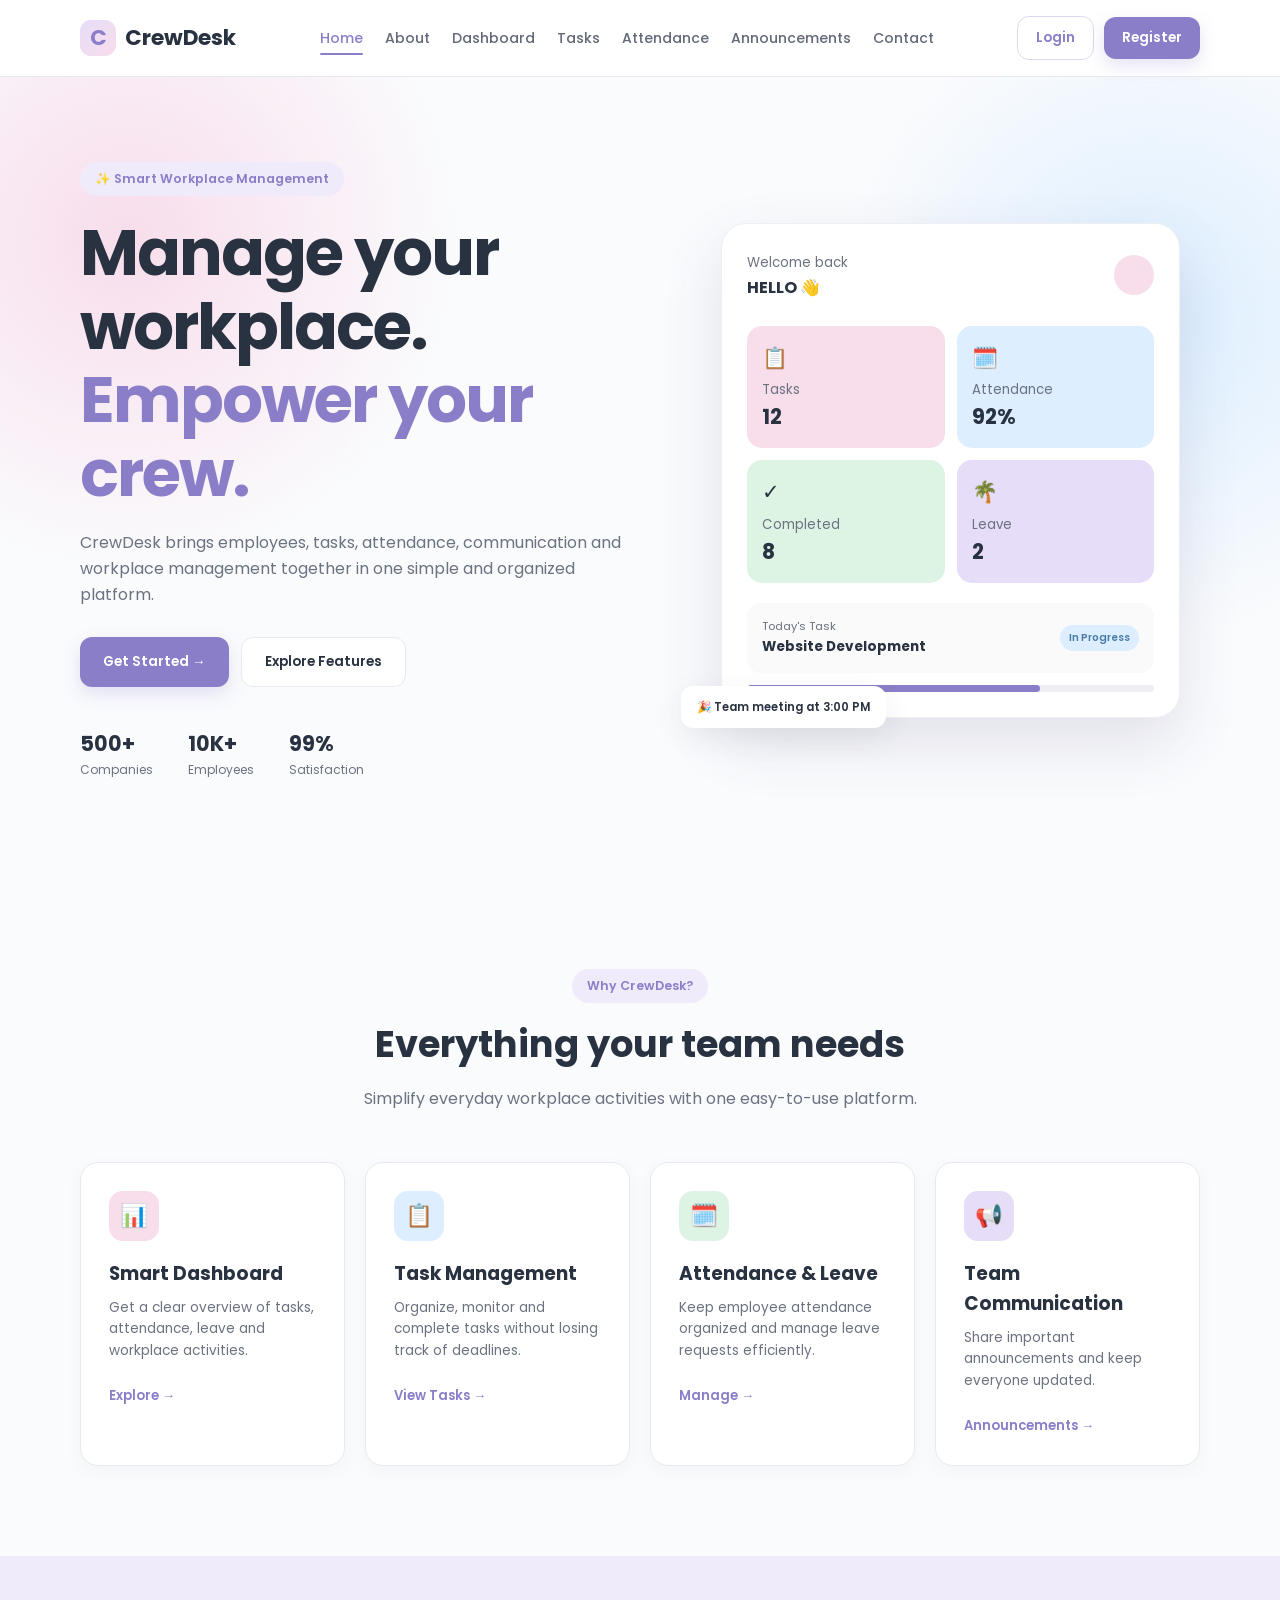
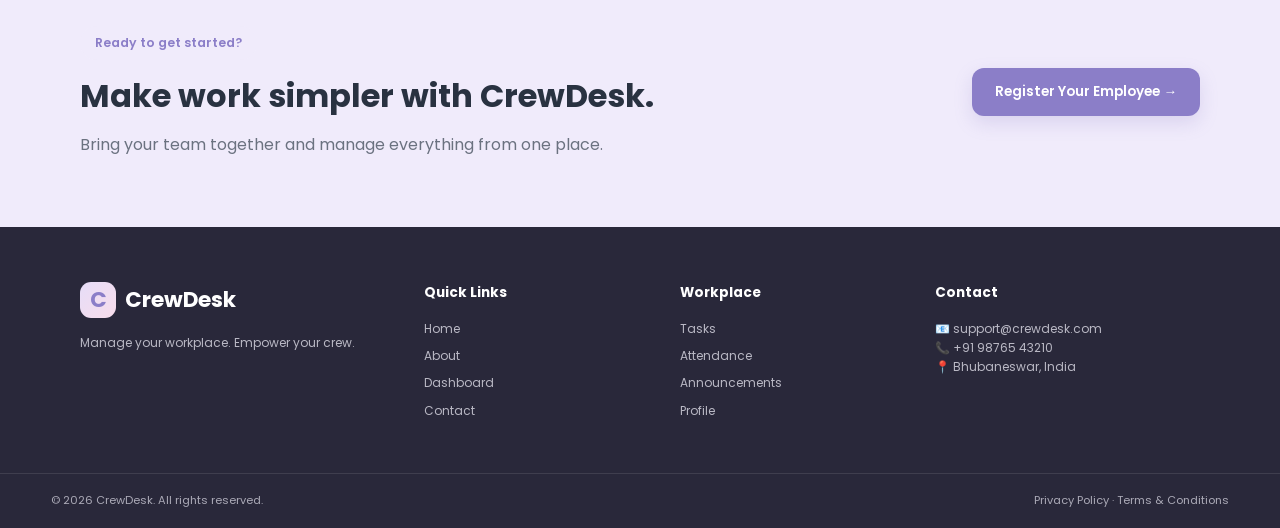
<file: index.html>
<!DOCTYPE html>
<html lang="en">
<head>
    <meta charset="UTF-8">
    <meta name="viewport" content="width=device-width, initial-scale=1.0">
    <title>CrewDesk | Workplace Management</title>

    <link rel="preconnect" href="https://fonts.googleapis.com">
    <link rel="preconnect" href="https://fonts.gstatic.com" crossorigin>
    <link href="https://fonts.googleapis.com/css2?family=Poppins:wght@300;400;500;600;700&display=swap" rel="stylesheet">

    <link rel="stylesheet" href="style.css">
</head>

<body>

<header class="header">
    <nav class="navbar container">

        <a href="index.html" class="logo">
            <span class="logo-icon">C</span>
            CrewDesk
        </a>

        <button class="menu-toggle" id="menuToggle">
            ☰
        </button>

        <ul class="nav-links" id="navLinks">
            <li><a href="index.html" class="active">Home</a></li>
            <li><a href="about.html">About</a></li>
            <li><a href="dashboard.html">Dashboard</a></li>
            <li><a href="tasks.html">Tasks</a></li>
            <li><a href="attendance.html">Attendance</a></li>
            <li><a href="announcements.html">Announcements</a></li>
            <li><a href="contact.html">Contact</a></li>
        </ul>

        <div class="nav-buttons">
            <a href="login.html" class="btn btn-outline">Login</a>
            <a href="register.html" class="btn btn-primary">Register</a>
        </div>

    </nav>
</header>


<main>

<section class="hero">

    <div class="container hero-content">

        <div class="hero-text">
            <span class="badge">✨ Smart Workplace Management</span>

            <h1>
                Manage your workplace.
                <span>Empower your crew.</span>
            </h1>

            <p>
                CrewDesk brings employees, tasks, attendance,
                communication and workplace management together
                in one simple and organized platform.
            </p>

            <div class="hero-buttons">
                <a href="register.html" class="btn btn-primary btn-large">
                    Get Started →
                </a>

                <a href="about.html" class="btn btn-light btn-large">
                    Explore Features
                </a>
            </div>

            <div class="hero-stats">
                <div>
                    <strong>500+</strong>
                    <span>Companies</span>
                </div>

                <div>
                    <strong>10K+</strong>
                    <span>Employees</span>
                </div>

                <div>
                    <strong>99%</strong>
                    <span>Satisfaction</span>
                </div>
            </div>
        </div>


        <div class="hero-dashboard">

            

            <div class="dashboard-preview">

                <div class="preview-header">
                    <div>
                        <small>Welcome back</small>
                        <h3 id="welcomeUser">HELLO👋</h3>
                    </div>

                    <div class="profile-circle">A</div>
                </div>

                <div class="preview-cards">

                    <div class="mini-card pink">
                        <span>📋</span>
                        <small>Tasks</small>
                        <strong>12</strong>
                    </div>

                    <div class="mini-card blue">
                        <span>🗓️</span>
                        <small>Attendance</small>
                        <strong>92%</strong>
                    </div>

                    <div class="mini-card green">
                        <span>✓</span>
                        <small>Completed</small>
                        <strong>8</strong>
                    </div>

                    <div class="mini-card purple">
                        <span>🌴</span>
                        <small>Leave</small>
                        <strong>2</strong>
                    </div>

                </div>

                <div class="preview-task">
                    <div>
                        <small>Today's Task</small>
                        <strong>Website Development</strong>
                    </div>

                    <span class="status progress">
                        In Progress
                    </span>
                </div>

                <div class="progress-bar">
                    <span></span>
                </div>

            </div>

            <div class="floating-card card-two">
                🎉 Team meeting at 3:00 PM
            </div>

        </div>

    </div>

</section>


<section class="section">

    <div class="container">

        <div class="section-heading">
            <span class="badge">Why CrewDesk?</span>
            <h2>Everything your team needs</h2>
            <p>
                Simplify everyday workplace activities with
                one easy-to-use platform.
            </p>
        </div>


        <div class="feature-grid">

            <article class="feature-card">
                <div class="feature-icon pink-bg">📊</div>
                <h3>Smart Dashboard</h3>
                <p>
                    Get a clear overview of tasks, attendance,
                    leave and workplace activities.
                </p>
                <a href="dashboard.html">Explore →</a>
            </article>


            <article class="feature-card">
                <div class="feature-icon blue-bg">📋</div>
                <h3>Task Management</h3>
                <p>
                    Organize, monitor and complete tasks
                    without losing track of deadlines.
                </p>
                <a href="tasks.html">View Tasks →</a>
            </article>


            <article class="feature-card">
                <div class="feature-icon green-bg">🗓️</div>
                <h3>Attendance & Leave</h3>
                <p>
                    Keep employee attendance organized and
                    manage leave requests efficiently.
                </p>
                <a href="attendance.html">Manage →</a>
            </article>


            <article class="feature-card">
                <div class="feature-icon purple-bg">📢</div>
                <h3>Team Communication</h3>
                <p>
                    Share important announcements and keep
                    everyone updated.
                </p>
                <a href="announcements.html">Announcements →</a>
            </article>

        </div>

    </div>

</section>


<section class="cta-section">

    <div class="container cta-content">

        <div>
            <span class="badge">Ready to get started?</span>

            <h2>
                Make work simpler with CrewDesk.
            </h2>

            <p>
                Bring your team together and manage everything
                from one place.
            </p>
        </div>

        <a href="register.html" class="btn btn-primary btn-large">
            Register Your Employee →
        </a>

    </div>

</section>

</main>


<footer class="footer">

    <div class="container footer-grid">

        <div>
            <a href="index.html" class="logo footer-logo">
                <span class="logo-icon">C</span>
                CrewDesk
            </a>

            <p>
                Manage your workplace. Empower your crew.
            </p>
        </div>

        <div>
            <h4>Quick Links</h4>
            <a href="index.html">Home</a>
            <a href="about.html">About</a>
            <a href="dashboard.html">Dashboard</a>
            <a href="contact.html">Contact</a>
        </div>

        <div>
            <h4>Workplace</h4>
            <a href="tasks.html">Tasks</a>
            <a href="attendance.html">Attendance</a>
            <a href="announcements.html">Announcements</a>
            <a href="profile.html">Profile</a>
        </div>

        <div>
            <h4>Contact</h4>
            <p>📧 support@crewdesk.com</p>
            <p>📞 +91 98765 43210</p>
            <p>📍 Bhubaneswar, India</p>
        </div>

    </div>

    <div class="footer-bottom">
        <p>© 2026 CrewDesk. All rights reserved.</p>
        <p>Privacy Policy · Terms & Conditions</p>
    </div>

</footer>

<script src="script.js"></script>

</body>
</html>
</file>
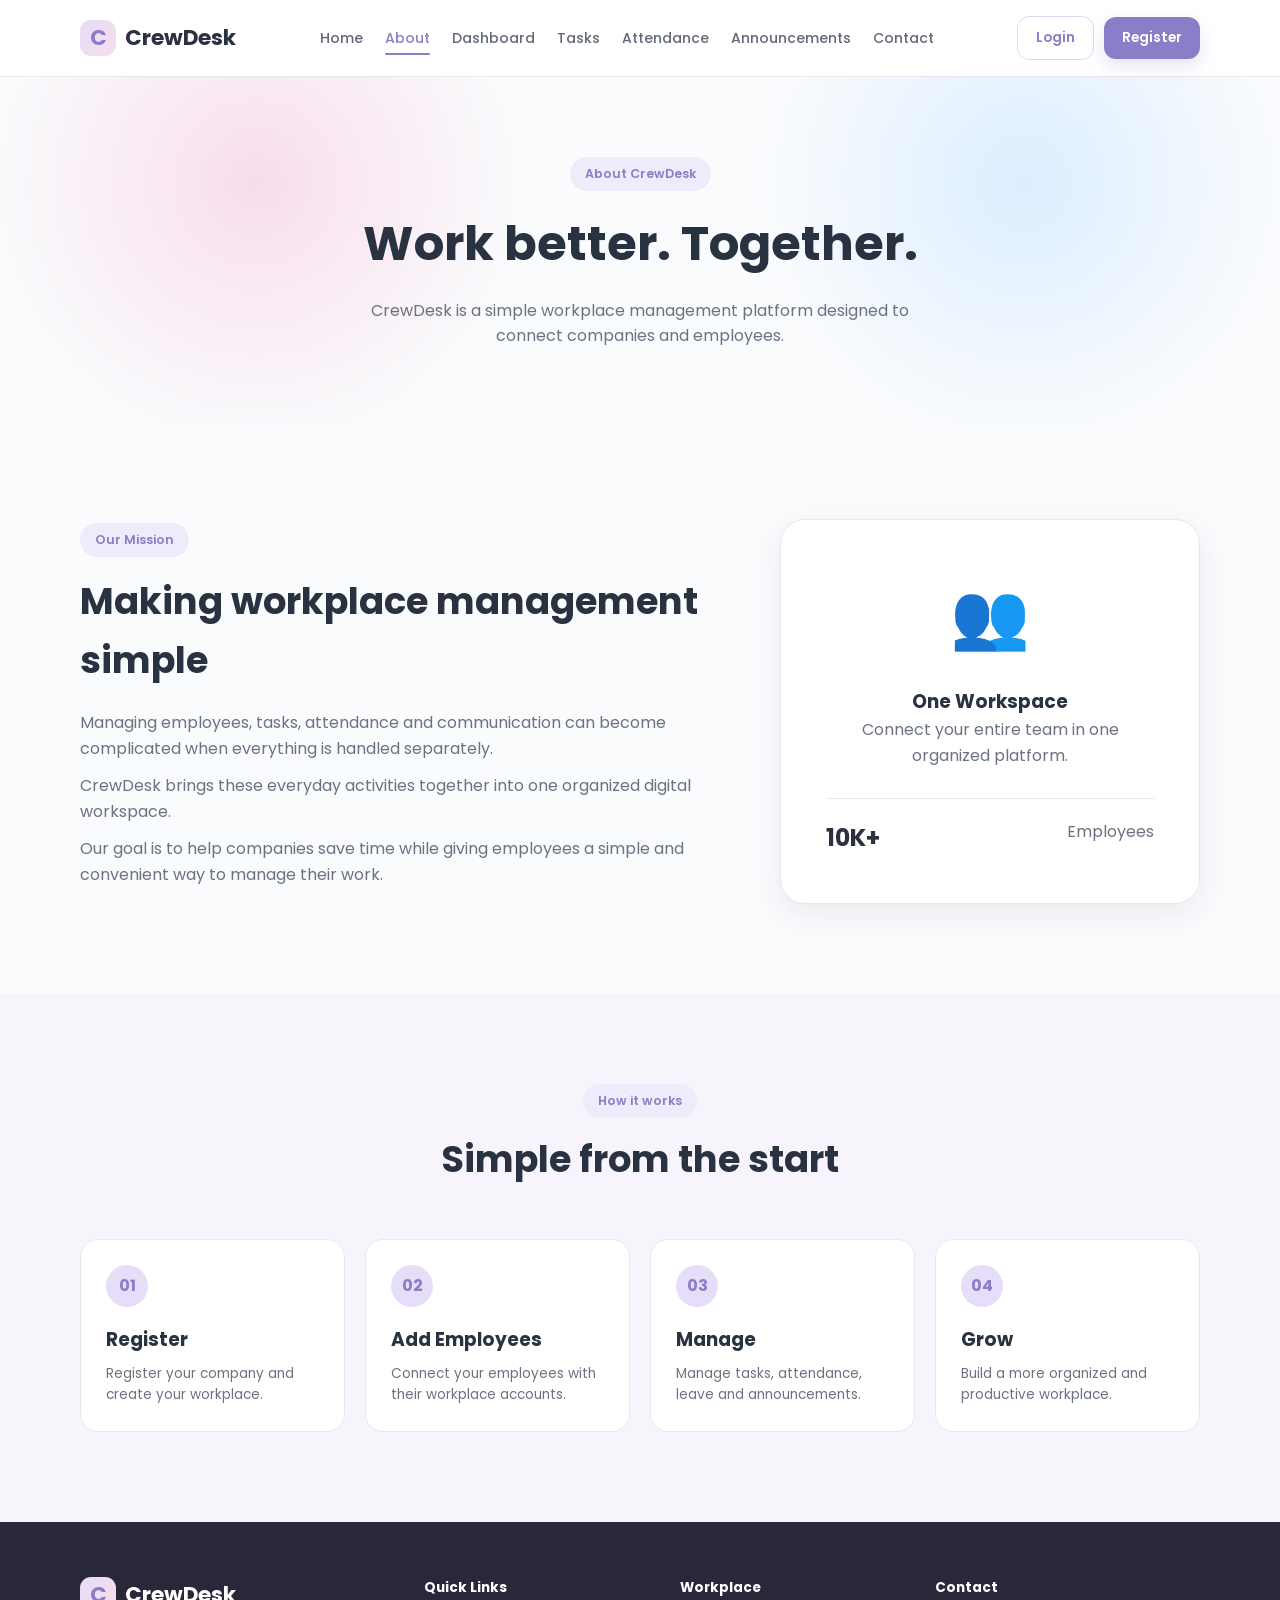
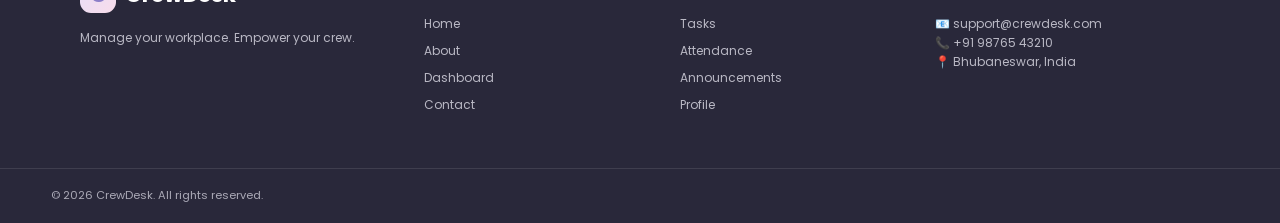
<file: about.html>
<!DOCTYPE html>
<html lang="en">
<head>
    <meta charset="UTF-8">
    <meta name="viewport" content="width=device-width, initial-scale=1.0">

    <title>About | CrewDesk</title>

    <link rel="preconnect" href="https://fonts.googleapis.com">
    <link rel="preconnect" href="https://fonts.gstatic.com" crossorigin>

    <link href="https://fonts.googleapis.com/css2?family=Poppins:wght@300;400;500;600;700&display=swap" rel="stylesheet">

    <link rel="stylesheet" href="style.css">
</head>

<body>

<header class="header">
<nav class="navbar container">

<a href="index.html" class="logo">
    <span class="logo-icon">C</span>
    CrewDesk
</a>

<button class="menu-toggle" id="menuToggle">☰</button>

<ul class="nav-links" id="navLinks">
    <li><a href="index.html">Home</a></li>
    <li><a href="about.html" class="active">About</a></li>
    <li><a href="dashboard.html">Dashboard</a></li>
    <li><a href="tasks.html">Tasks</a></li>
    <li><a href="attendance.html">Attendance</a></li>
    <li><a href="announcements.html">Announcements</a></li>
    <li><a href="contact.html">Contact</a></li>
</ul>

<div class="nav-buttons">
    <a href="login.html" class="btn btn-outline">Login</a>
    <a href="register.html" class="btn btn-primary">Register</a>
</div>

</nav>
</header>


<main>

<section class="page-hero">

<div class="container">

<span class="badge">About CrewDesk</span>

<h1>Work better. Together.</h1>

<p>
CrewDesk is a simple workplace management platform
designed to connect companies and employees.
</p>

</div>

</section>


<section class="section">

<div class="container about-grid">

<div class="about-text">

<span class="badge">Our Mission</span>

<h2>Making workplace management simple</h2>

<p>
Managing employees, tasks, attendance and communication
can become complicated when everything is handled separately.
</p>

<p>
CrewDesk brings these everyday activities together into one
organized digital workspace.
</p>

<p>
Our goal is to help companies save time while giving
employees a simple and convenient way to manage their work.
</p>

</div>


<div class="about-card">

<div class="about-big-icon">
    👥
</div>

<h3>One Workspace</h3>

<p>
Connect your entire team in one organized platform.
</p>

<div class="about-stat">
    <strong>10K+</strong>
    <span>Employees</span>
</div>

</div>

</div>

</section>


<section class="section soft-section">

<div class="container">

<div class="section-heading">
<span class="badge">How it works</span>
<h2>Simple from the start</h2>
</div>


<div class="steps">

<div class="step">
<span>01</span>
<h3>Register</h3>
<p>Register your company and create your workplace.</p>
</div>

<div class="step">
<span>02</span>
<h3>Add Employees</h3>
<p>Connect your employees with their workplace accounts.</p>
</div>

<div class="step">
<span>03</span>
<h3>Manage</h3>
<p>Manage tasks, attendance, leave and announcements.</p>
</div>

<div class="step">
<span>04</span>
<h3>Grow</h3>
<p>Build a more organized and productive workplace.</p>
</div>

</div>

</div>

</section>

</main>


<footer class="footer">

<div class="container footer-grid">

<div>
<a href="index.html" class="logo footer-logo">
<span class="logo-icon">C</span>
CrewDesk
</a>
<p>Manage your workplace. Empower your crew.</p>
</div>

<div>
<h4>Quick Links</h4>
<a href="index.html">Home</a>
<a href="about.html">About</a>
<a href="dashboard.html">Dashboard</a>
<a href="contact.html">Contact</a>
</div>

<div>
<h4>Workplace</h4>
<a href="tasks.html">Tasks</a>
<a href="attendance.html">Attendance</a>
<a href="announcements.html">Announcements</a>
<a href="profile.html">Profile</a>
</div>

<div>
<h4>Contact</h4>
<p>📧 support@crewdesk.com</p>
<p>📞 +91 98765 43210</p>
<p>📍 Bhubaneswar, India</p>
</div>

</div>

<div class="footer-bottom">
<p>© 2026 CrewDesk. All rights reserved.</p>
</div>

</footer>

<script src="script.js"></script>

</body>
</html>
</file>
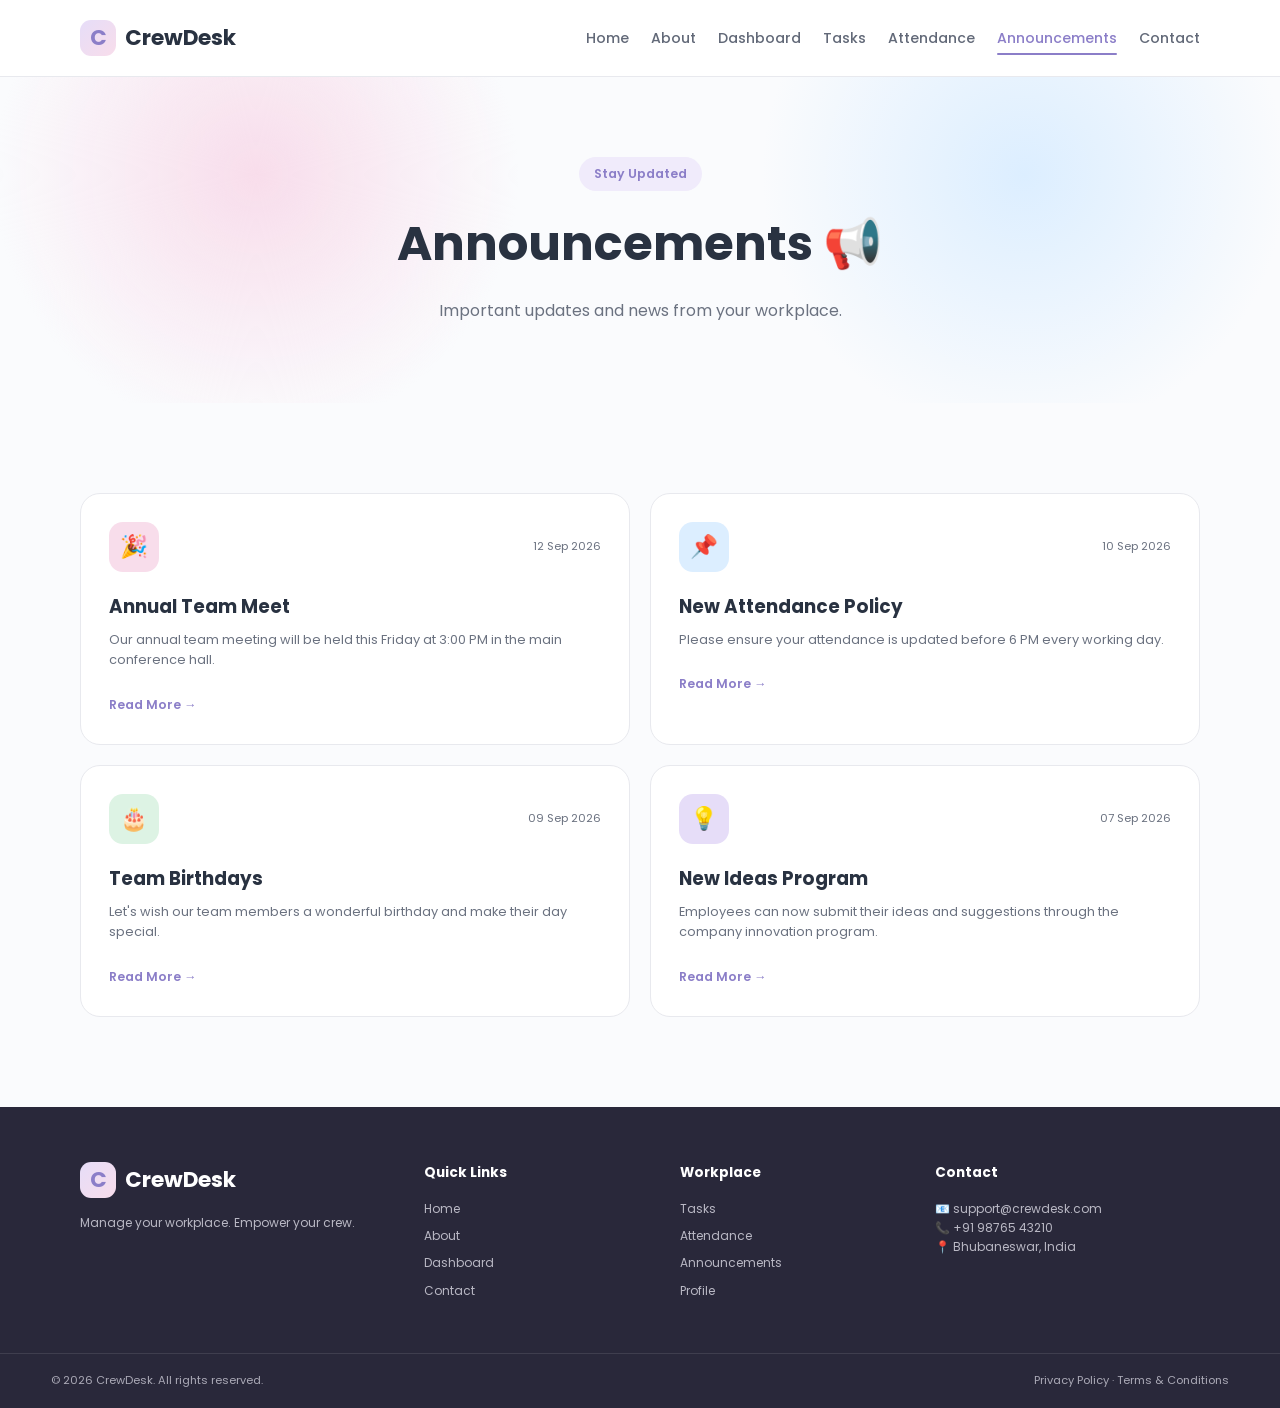
<file: announcements.html>
<!DOCTYPE html>
<html lang="en">

<head>

<meta charset="UTF-8">
<meta name="viewport" content="width=device-width, initial-scale=1.0">

<title>Announcements | CrewDesk</title>

<link href="https://fonts.googleapis.com/css2?family=Poppins:wght@300;400;500;600;700&display=swap" rel="stylesheet">

<link rel="stylesheet" href="style.css">

</head>

<body>

<header class="header">

<nav class="navbar container">

<a href="index.html" class="logo">
<span class="logo-icon">C</span>
CrewDesk
</a>

<button class="menu-toggle" id="menuToggle">☰</button>

<ul class="nav-links" id="navLinks">

<li><a href="index.html">Home</a></li>
<li><a href="about.html">About</a></li>
<li><a href="dashboard.html">Dashboard</a></li>
<li><a href="tasks.html">Tasks</a></li>
<li><a href="attendance.html">Attendance</a></li>
<li><a href="announcements.html" class="active">Announcements</a></li>
<li><a href="contact.html">Contact</a></li>

</ul>

</nav>

</header>


<main>

<section class="page-hero">

<div class="container">

<span class="badge">Stay Updated</span>

<h1>Announcements 📢</h1>

<p>
Important updates and news from your workplace.
</p>

</div>

</section>


<section class="section">

<div class="container announcement-grid">


<article class="announcement-card">

<div class="announcement-top">

<div class="announcement-icon pink-bg">
🎉
</div>

<span>12 Sep 2026</span>

</div>

<h2>Annual Team Meet</h2>

<p>
Our annual team meeting will be held this Friday
at 3:00 PM in the main conference hall.
</p>

<a href="#">Read More →</a>

</article>


<article class="announcement-card">

<div class="announcement-top">

<div class="announcement-icon blue-bg">
📌
</div>

<span>10 Sep 2026</span>

</div>

<h2>New Attendance Policy</h2>

<p>
Please ensure your attendance is updated before
6 PM every working day.
</p>

<a href="#">Read More →</a>

</article>


<article class="announcement-card">

<div class="announcement-top">

<div class="announcement-icon green-bg">
🎂
</div>

<span>09 Sep 2026</span>

</div>

<h2>Team Birthdays</h2>

<p>
Let's wish our team members a wonderful birthday
and make their day special.
</p>

<a href="#">Read More →</a>

</article>


<article class="announcement-card">

<div class="announcement-top">

<div class="announcement-icon purple-bg">
💡
</div>

<span>07 Sep 2026</span>

</div>

<h2>New Ideas Program</h2>

<p>
Employees can now submit their ideas and suggestions
through the company innovation program.
</p>

<a href="#">Read More →</a>

</article>


</div>

</section>

</main>


<footer class="footer">

    <div class="container footer-grid">

        <div>
            <a href="index.html" class="logo footer-logo">
                <span class="logo-icon">C</span>
                CrewDesk
            </a>

            <p>
                Manage your workplace. Empower your crew.
            </p>
        </div>

        <div>
            <h4>Quick Links</h4>
            <a href="index.html">Home</a>
            <a href="about.html">About</a>
            <a href="dashboard.html">Dashboard</a>
            <a href="contact.html">Contact</a>
        </div>

        <div>
            <h4>Workplace</h4>
            <a href="tasks.html">Tasks</a>
            <a href="attendance.html">Attendance</a>
            <a href="announcements.html">Announcements</a>
            <a href="profile.html">Profile</a>
        </div>

        <div>
            <h4>Contact</h4>
            <p>📧 support@crewdesk.com</p>
            <p>📞 +91 98765 43210</p>
            <p>📍 Bhubaneswar, India</p>
        </div>

    </div>

    <div class="footer-bottom">
        <p>© 2026 CrewDesk. All rights reserved.</p>
        <p>Privacy Policy · Terms & Conditions</p>
    </div>

</footer>

<script src="script.js"></script>

</body>
</html>
</file>
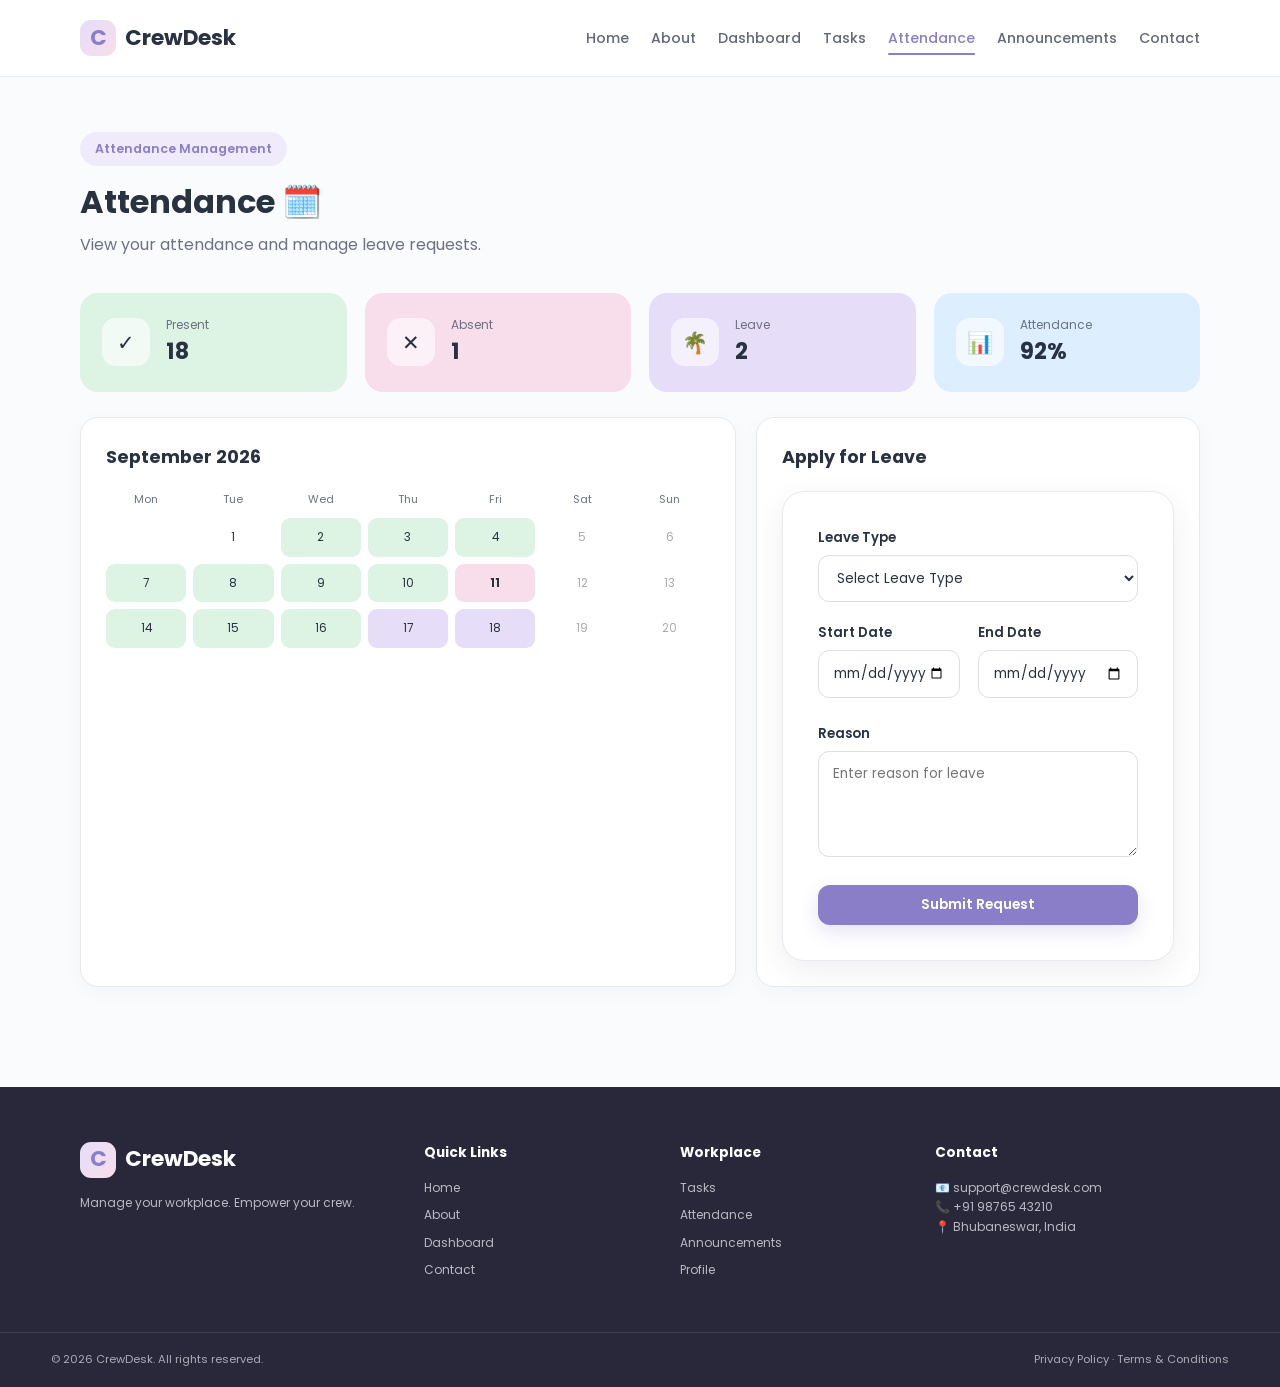
<file: attendance.html>
<!DOCTYPE html>
<html lang="en">

<head>

<meta charset="UTF-8">
<meta name="viewport" content="width=device-width, initial-scale=1.0">

<title>Attendance | CrewDesk</title>

<link href="https://fonts.googleapis.com/css2?family=Poppins:wght@300;400;500;600;700&display=swap" rel="stylesheet">

<link rel="stylesheet" href="style.css">

</head>

<body>

<header class="header">

<nav class="navbar container">

<a href="index.html" class="logo">
<span class="logo-icon">C</span>
CrewDesk
</a>

<button class="menu-toggle" id="menuToggle">☰</button>

<ul class="nav-links" id="navLinks">

<li><a href="index.html">Home</a></li>
<li><a href="about.html">About</a></li>
<li><a href="dashboard.html">Dashboard</a></li>
<li><a href="tasks.html">Tasks</a></li>
<li><a href="attendance.html" class="active">Attendance</a></li>
<li><a href="announcements.html">Announcements</a></li>
<li><a href="contact.html">Contact</a></li>

</ul>

</nav>

</header>


<main>

<section class="dashboard-page">

<div class="container">

<div class="dashboard-heading">

<div>

<span class="badge">Attendance Management</span>

<h1>Attendance 🗓️</h1>

<p>View your attendance and manage leave requests.</p>

</div>

</div>


<div class="stats-grid">

<div class="stat-card green-card">
<div class="stat-icon">✓</div>
<div>
<span>Present</span>
<strong>18</strong>
</div>
</div>

<div class="stat-card pink-card">
<div class="stat-icon">✕</div>
<div>
<span>Absent</span>
<strong>1</strong>
</div>
</div>

<div class="stat-card purple-card">
<div class="stat-icon">🌴</div>
<div>
<span>Leave</span>
<strong>2</strong>
</div>
</div>

<div class="stat-card blue-card">
<div class="stat-icon">📊</div>
<div>
<span>Attendance</span>
<strong>92%</strong>
</div>
</div>

</div>


<div class="dashboard-grid">


<div class="dashboard-panel">

<div class="panel-heading">

<h2>September 2026</h2>

</div>


<div class="calendar">

<div class="calendar-days">
<span>Mon</span>
<span>Tue</span>
<span>Wed</span>
<span>Thu</span>
<span>Fri</span>
<span>Sat</span>
<span>Sun</span>
</div>


<div class="calendar-dates">

<span></span>
<span>1</span>
<span class="present">2</span>
<span class="present">3</span>
<span class="present">4</span>
<span class="weekend">5</span>
<span class="weekend">6</span>

<span class="present">7</span>
<span class="present">8</span>
<span class="present">9</span>
<span class="present">10</span>
<span class="today">11</span>
<span class="weekend">12</span>
<span class="weekend">13</span>

<span class="present">14</span>
<span class="present">15</span>
<span class="present">16</span>
<span class="leave">17</span>
<span class="leave">18</span>
<span class="weekend">19</span>
<span class="weekend">20</span>

</div>

</div>

</div>


<div class="dashboard-panel">

<div class="panel-heading">
<h2>Apply for Leave</h2>
</div>


<form id="leaveForm" class="main-form">

<div class="form-group">

<label>Leave Type</label>

<select id="leaveType">

<option value="">Select Leave Type</option>
<option>Casual Leave</option>
<option>Sick Leave</option>
<option>Personal Leave</option>
</select>

<small class="error"></small>

</div>


<div class="form-row">

<div class="form-group">

<label>Start Date</label>

<input
    type="date"
    id="startDate"
    min="2026-09-01"
    max="2035-12-31"
>

<small class="error"></small>

</div>


<div class="form-group">

<label>End Date</label>

<input type="date" id="endDate">

<small class="error"></small>

</div>

</div>


<div class="form-group">

<label>Reason</label>

<textarea id="leaveReason" rows="4"
placeholder="Enter reason for leave"></textarea>

<small class="error"></small>

</div>


<button class="btn btn-primary full-btn">
Submit Request
</button>

</form>

</div>

</div>

</div>

</section>

</main>


<footer class="footer">

    <div class="container footer-grid">

        <div>
            <a href="index.html" class="logo footer-logo">
                <span class="logo-icon">C</span>
                CrewDesk
            </a>

            <p>
                Manage your workplace. Empower your crew.
            </p>
        </div>

        <div>
            <h4>Quick Links</h4>
            <a href="index.html">Home</a>
            <a href="about.html">About</a>
            <a href="dashboard.html">Dashboard</a>
            <a href="contact.html">Contact</a>
        </div>

        <div>
            <h4>Workplace</h4>
            <a href="tasks.html">Tasks</a>
            <a href="attendance.html">Attendance</a>
            <a href="announcements.html">Announcements</a>
            <a href="profile.html">Profile</a>
        </div>

        <div>
            <h4>Contact</h4>
            <p>📧 support@crewdesk.com</p>
            <p>📞 +91 98765 43210</p>
            <p>📍 Bhubaneswar, India</p>
        </div>

    </div>

    <div class="footer-bottom">
        <p>© 2026 CrewDesk. All rights reserved.</p>
        <p>Privacy Policy · Terms & Conditions</p>
    </div>

</footer>

<script src="script.js"></script>

</body>
</html>
</file>
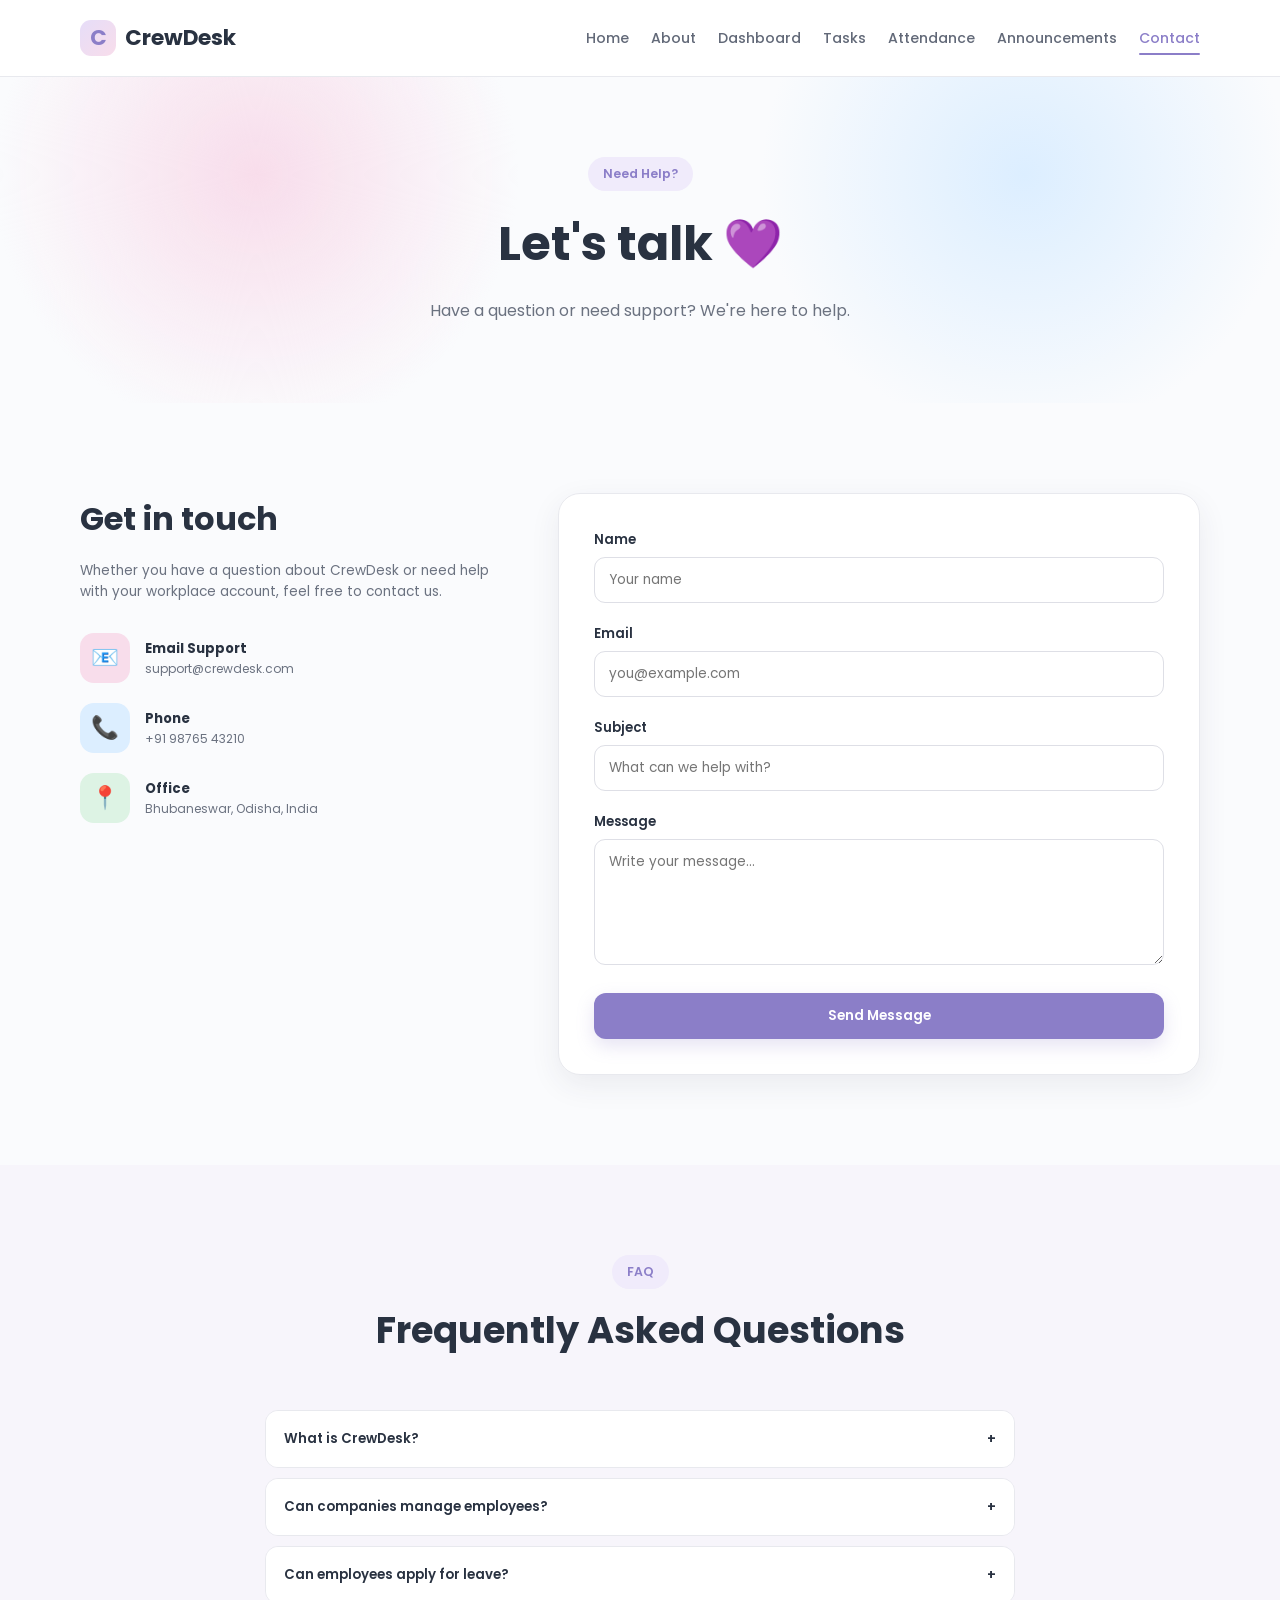
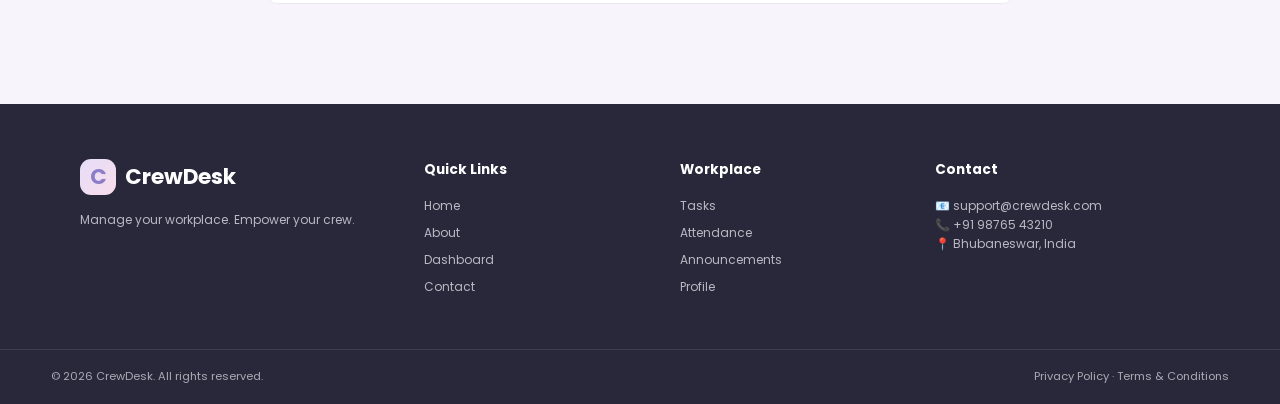
<file: contact.html>
<!DOCTYPE html>
<html lang="en">

<head>

<meta charset="UTF-8">
<meta name="viewport" content="width=device-width, initial-scale=1.0">

<title>Contact | CrewDesk</title>

<link href="https://fonts.googleapis.com/css2?family=Poppins:wght@300;400;500;600;700&display=swap" rel="stylesheet">

<link rel="stylesheet" href="style.css">

</head>

<body>

<header class="header">

<nav class="navbar container">

<a href="index.html" class="logo">
<span class="logo-icon">C</span>
CrewDesk
</a>

<button class="menu-toggle" id="menuToggle">☰</button>

<ul class="nav-links" id="navLinks">

<li><a href="index.html">Home</a></li>
<li><a href="about.html">About</a></li>
<li><a href="dashboard.html">Dashboard</a></li>
<li><a href="tasks.html">Tasks</a></li>
<li><a href="attendance.html">Attendance</a></li>
<li><a href="announcements.html">Announcements</a></li>
<li><a href="contact.html" class="active">Contact</a></li>

</ul>

</nav>

</header>


<main>

<section class="page-hero">

<div class="container">

<span class="badge">Need Help?</span>

<h1>Let's talk 💜</h1>

<p>
Have a question or need support? We're here to help.
</p>

</div>

</section>


<section class="section">

<div class="container contact-grid">


<div class="contact-info">

<h2>Get in touch</h2>

<p>
Whether you have a question about CrewDesk or need
help with your workplace account, feel free to contact us.
</p>


<div class="contact-item">

<div class="contact-icon pink-bg">📧</div>

<div>
<strong>Email Support</strong>
<span>support@crewdesk.com</span>
</div>

</div>


<div class="contact-item">

<div class="contact-icon blue-bg">📞</div>

<div>
<strong>Phone</strong>
<span>+91 98765 43210</span>
</div>

</div>


<div class="contact-item">

<div class="contact-icon green-bg">📍</div>

<div>
<strong>Office</strong>
<span>Bhubaneswar, Odisha, India</span>
</div>

</div>

</div>


<div class="contact-form-card">

<form id="contactForm" class="main-form">

<div class="form-group">

<label>Name</label>

<input type="text" id="contactName" placeholder="Your name">

<small class="error"></small>

</div>


<div class="form-group">

<label>Email</label>

<input type="email" id="contactEmail" placeholder="you@example.com">

<small class="error"></small>

</div>


<div class="form-group">

<label>Subject</label>

<input type="text" id="contactSubject" placeholder="What can we help with?">

<small class="error"></small>

</div>


<div class="form-group">

<label>Message</label>

<textarea id="contactMessage" rows="5"
placeholder="Write your message..."></textarea>

<small class="error"></small>

</div>


<button class="btn btn-primary btn-large full-btn">
Send Message
</button>

</form>

</div>

</div>

</section>


<section class="section faq-section">

<div class="container">

<div class="section-heading">

<span class="badge">FAQ</span>

<h2>Frequently Asked Questions</h2>

</div>


<div class="faq">

<div class="faq-item">

<button class="faq-question">
What is CrewDesk?
<span>+</span>
</button>

<div class="faq-answer">
CrewDesk is a workplace management platform
for companies and employees.
</div>

</div>


<div class="faq-item">

<button class="faq-question">
Can companies manage employees?
<span>+</span>
</button>

<div class="faq-answer">
Yes. Companies can organize employees, tasks,
attendance and workplace announcements.
</div>

</div>


<div class="faq-item">

<button class="faq-question">
Can employees apply for leave?
<span>+</span>
</button>

<div class="faq-answer">
Yes. Employees can submit leave requests
through the Attendance section.
</div>

</div>

</div>

</div>

</section>

</main>


<footer class="footer">

    <div class="container footer-grid">

        <div>
            <a href="index.html" class="logo footer-logo">
                <span class="logo-icon">C</span>
                CrewDesk
            </a>

            <p>
                Manage your workplace. Empower your crew.
            </p>
        </div>

        <div>
            <h4>Quick Links</h4>
            <a href="index.html">Home</a>
            <a href="about.html">About</a>
            <a href="dashboard.html">Dashboard</a>
            <a href="contact.html">Contact</a>
        </div>

        <div>
            <h4>Workplace</h4>
            <a href="tasks.html">Tasks</a>
            <a href="attendance.html">Attendance</a>
            <a href="announcements.html">Announcements</a>
            <a href="profile.html">Profile</a>
        </div>

        <div>
            <h4>Contact</h4>
            <p>📧 support@crewdesk.com</p>
            <p>📞 +91 98765 43210</p>
            <p>📍 Bhubaneswar, India</p>
        </div>

    </div>

    <div class="footer-bottom">
        <p>© 2026 CrewDesk. All rights reserved.</p>
        <p>Privacy Policy · Terms & Conditions</p>
    </div>

</footer>

<script src="script.js"></script>

</body>
</html>
</file>
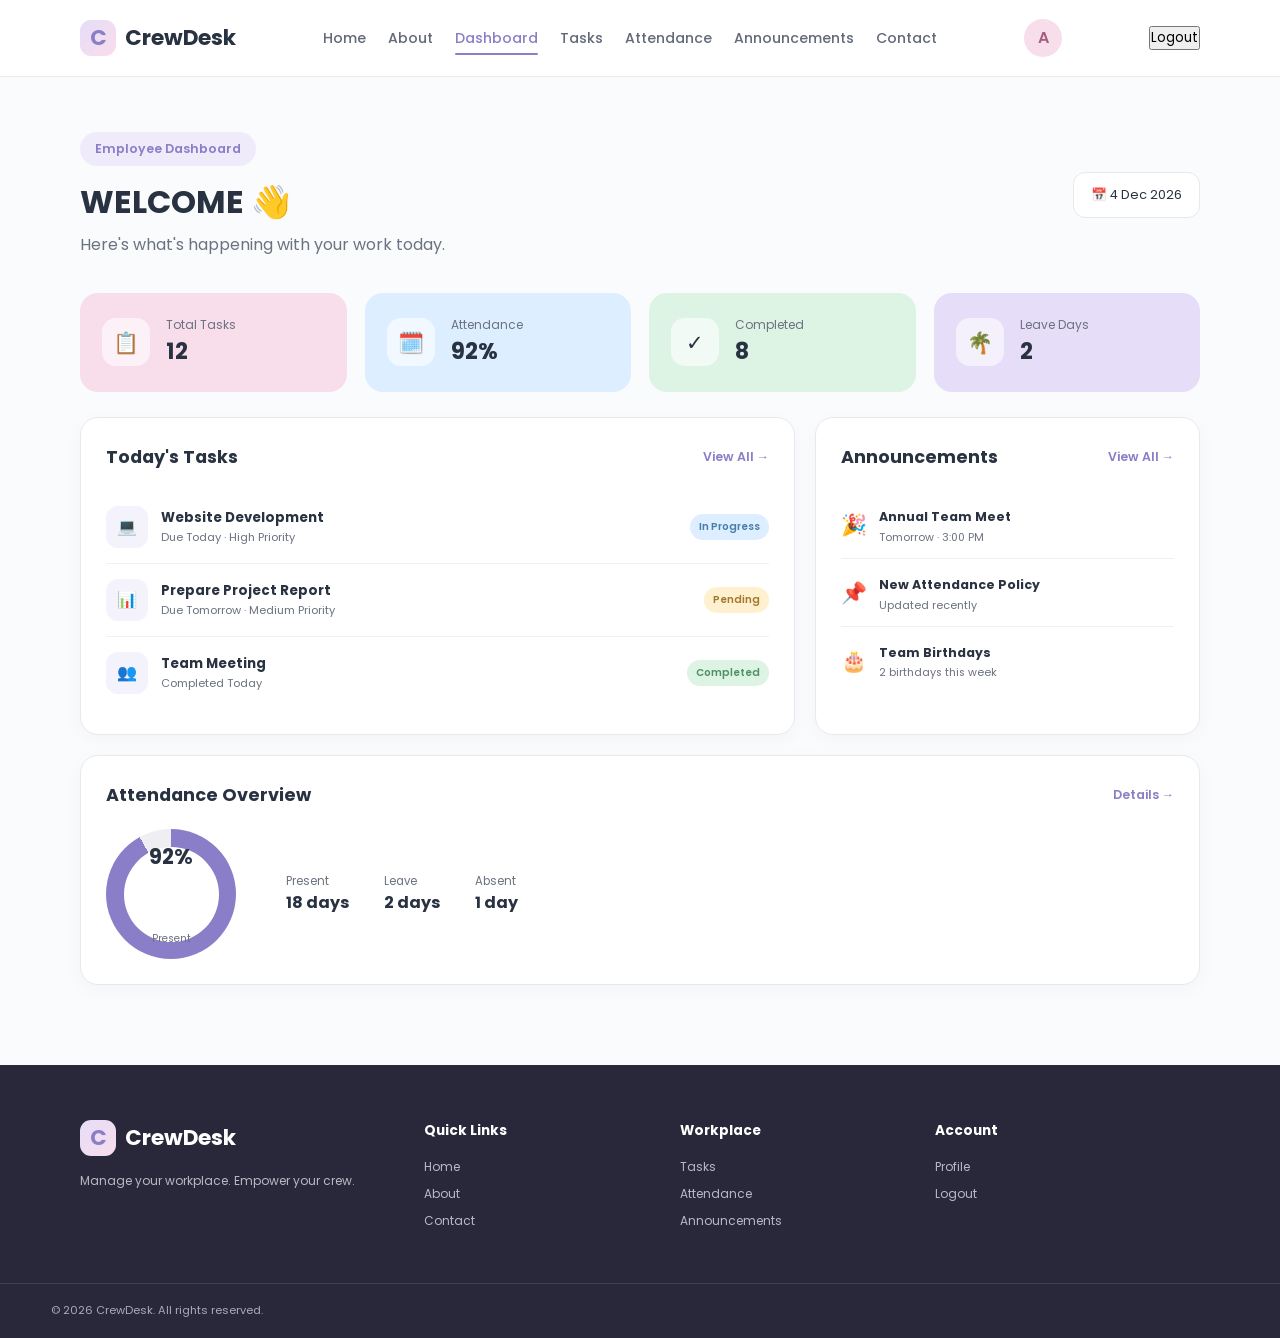
<file: dashboard.html>
<!DOCTYPE html>
<html lang="en">

<head>

<meta charset="UTF-8">
<meta name="viewport" content="width=device-width, initial-scale=1.0">

<title>Dashboard | CrewDesk</title>

<link href="https://fonts.googleapis.com/css2?family=Poppins:wght@300;400;500;600;700&display=swap" rel="stylesheet">

<link rel="stylesheet" href="style.css">

</head>

<body>

<header class="header">

<nav class="navbar container">

<a href="index.html" class="logo">
<span class="logo-icon">C</span>
CrewDesk
</a>

<button class="menu-toggle" id="menuToggle">☰</button>

<ul class="nav-links" id="navLinks">

<li><a href="index.html">Home</a></li>
<li><a href="about.html">About</a></li>
<li><a href="dashboard.html" class="active">Dashboard</a></li>
<li><a href="tasks.html">Tasks</a></li>
<li><a href="attendance.html">Attendance</a></li>
<li><a href="announcements.html">Announcements</a></li>
<li><a href="contact.html">Contact</a></li>

</ul>

<div class="nav-buttons">
<a href="profile.html" class="profile-mini">A</a>
</div>

<button><a href="login.html" class="logout-btn">Logout</a></button>
</nav>

</header>


<main>

<section class="dashboard-page">

<div class="container">

<div class="dashboard-heading">

<div>
<span class="badge">Employee Dashboard</span>

<h1>WELCOME 👋</h1>

<p>Here's what's happening with your work today.</p>
</div>

<div class="date-box">
📅 <span id="currentDate"></span>
</div>

</div>


<div class="stats-grid">

<div class="stat-card pink-card">
<div class="stat-icon">📋</div>
<div>
<span>Total Tasks</span>
<strong>12</strong>
</div>
</div>


<div class="stat-card blue-card">
<div class="stat-icon">🗓️</div>
<div>
<span>Attendance</span>
<strong>92%</strong>
</div>
</div>


<div class="stat-card green-card">
<div class="stat-icon">✓</div>
<div>
<span>Completed</span>
<strong>8</strong>
</div>
</div>


<div class="stat-card purple-card">
<div class="stat-icon">🌴</div>
<div>
<span>Leave Days</span>
<strong>2</strong>
</div>
</div>

</div>


<div class="dashboard-grid">

<div class="dashboard-panel">

<div class="panel-heading">
<h2>Today's Tasks</h2>
<a href="tasks.html">View All →</a>
</div>


<div class="task-item">

<div class="task-icon">💻</div>

<div class="task-info">
<strong>Website Development</strong>
<span>Due Today · High Priority</span>
</div>

<span class="status progress">In Progress</span>

</div>


<div class="task-item">

<div class="task-icon">📊</div>

<div class="task-info">
<strong>Prepare Project Report</strong>
<span>Due Tomorrow · Medium Priority</span>
</div>

<span class="status pending">Pending</span>

</div>


<div class="task-item">

<div class="task-icon">👥</div>

<div class="task-info">
<strong>Team Meeting</strong>
<span>Completed Today</span>
</div>

<span class="status completed">Completed</span>

</div>

</div>


<div class="dashboard-panel">

<div class="panel-heading">
<h2>Announcements</h2>
<a href="announcements.html">View All →</a>
</div>


<div class="announcement-mini">
<span>🎉</span>

<div>
<strong>Annual Team Meet</strong>
<p>Tomorrow · 3:00 PM</p>
</div>

</div>


<div class="announcement-mini">
<span>📌</span>

<div>
<strong>New Attendance Policy</strong>
<p>Updated recently</p>
</div>

</div>


<div class="announcement-mini">
<span>🎂</span>

<div>
<strong>Team Birthdays</strong>
<p>2 birthdays this week</p>
</div>

</div>

</div>

</div>


<div class="dashboard-panel attendance-overview">

<div class="panel-heading">
<h2>Attendance Overview</h2>
<a href="attendance.html">Details →</a>
</div>

<div class="attendance-progress">

<div class="attendance-circle">
<strong>92%</strong>
<span>Present</span>
</div>

<div class="attendance-details">

<div>
<span>Present</span>
<strong>18 days</strong>
</div>

<div>
<span>Leave</span>
<strong>2 days</strong>
</div>

<div>
<span>Absent</span>
<strong>1 day</strong>
</div>

</div>

</div>

</div>

</div>

</section>

</main>


<footer class="footer">

<div class="container footer-grid">

<div>
<a href="index.html" class="logo footer-logo">
<span class="logo-icon">C</span>
CrewDesk
</a>

<p>Manage your workplace. Empower your crew.</p>
</div>

<div>
<h4>Quick Links</h4>
<a href="index.html">Home</a>
<a href="about.html">About</a>
<a href="contact.html">Contact</a>
</div>

<div>
<h4>Workplace</h4>
<a href="tasks.html">Tasks</a>
<a href="attendance.html">Attendance</a>
<a href="announcements.html">Announcements</a>
</div>

<div>
<h4>Account</h4>
<a href="profile.html">Profile</a>
<a href="login.html">Logout</a>
</div>

</div>

<div class="footer-bottom">
<p>© 2026 CrewDesk. All rights reserved.</p>
</div>


</footer>

<script src="script.js"></script>

</body>
</html>
</file>
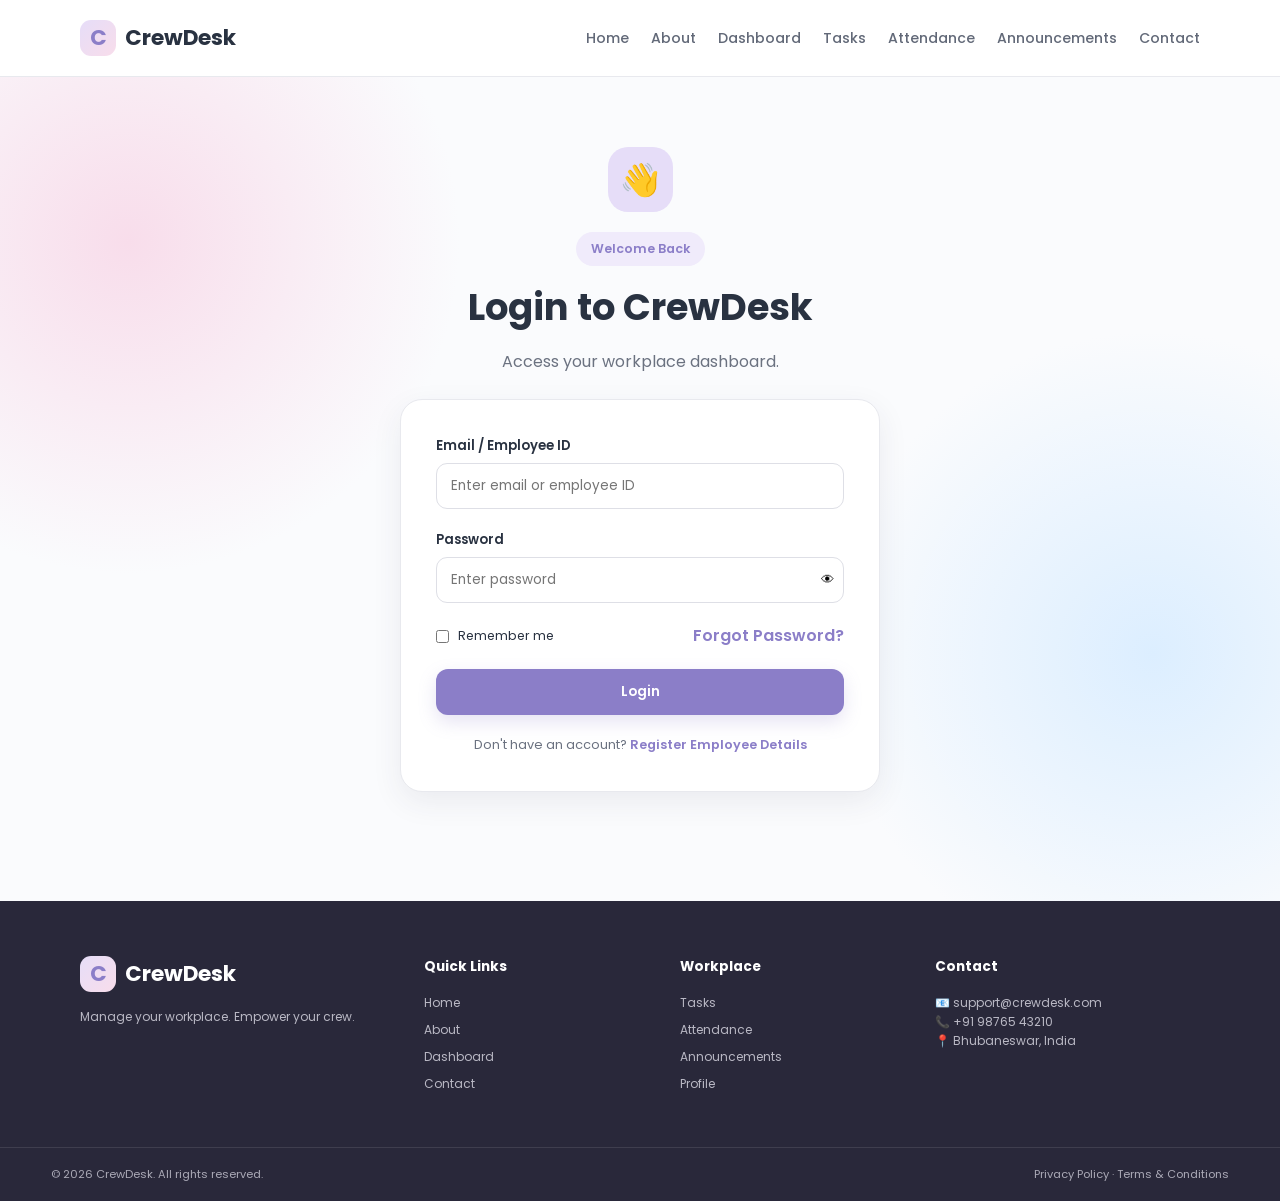
<file: login.html>
<!DOCTYPE html>
<html lang="en">

<head>

<meta charset="UTF-8">
<meta name="viewport" content="width=device-width, initial-scale=1.0">

<title>Login | CrewDesk</title>

<link href="https://fonts.googleapis.com/css2?family=Poppins:wght@300;400;500;600;700&display=swap" rel="stylesheet">

<link rel="stylesheet" href="style.css">

</head>

<body>

<header class="header">

<nav class="navbar container">

<a href="index.html" class="logo">
<span class="logo-icon">C</span>
CrewDesk
</a>

<button class="menu-toggle" id="menuToggle">☰</button>

<ul class="nav-links" id="navLinks">

<li><a href="index.html">Home</a></li>
<li><a href="about.html">About</a></li>
<li><a href="dashboard.html">Dashboard</a></li>
<li><a href="tasks.html">Tasks</a></li>
<li><a href="attendance.html">Attendance</a></li>
<li><a href="announcements.html">Announcements</a></li>
<li><a href="contact.html">Contact</a></li>

</ul>

</nav>

</header>


<main>

<section class="form-page">

<div class="login-card">

<div class="login-icon">👋</div>

<span class="badge">Welcome Back</span>

<h1>Login to CrewDesk</h1>

<p>Access your workplace dashboard.</p>


<form id="loginForm" class="main-form">

<div class="form-group">

<label>Email / Employee ID</label>

<input
type="text"
id="loginEmail"
placeholder="Enter email or employee ID"
>

<small class="error"></small>

</div>


<div class="form-group">

<label>Password</label>

<div class="password-box">

<input
type="password"
id="loginPassword"
placeholder="Enter password"
>

<button type="button"
class="show-password"
data-target="loginPassword">
👁
</button>

</div>

<small class="error"></small>

</div>


<div class="login-options">

<label class="checkbox">
<input type="checkbox">
<span>Remember me</span>
</label>

<a href="#" id="forgotPassword">Forgot Password?</a>

</div>


<button class="btn btn-primary btn-large full-btn">
Login
</button>


<p class="form-bottom">
Don't have an account?
<a href="register.html">Register Employee Details</a>
</p>

</form>

</div>

</section>

</main>


<footer class="footer">

    <div class="container footer-grid">

        <div>
            <a href="index.html" class="logo footer-logo">
                <span class="logo-icon">C</span>
                CrewDesk
            </a>

            <p>
                Manage your workplace. Empower your crew.
            </p>
        </div>

        <div>
            <h4>Quick Links</h4>
            <a href="index.html">Home</a>
            <a href="about.html">About</a>
            <a href="dashboard.html">Dashboard</a>
            <a href="contact.html">Contact</a>
        </div>

        <div>
            <h4>Workplace</h4>
            <a href="tasks.html">Tasks</a>
            <a href="attendance.html">Attendance</a>
            <a href="announcements.html">Announcements</a>
            <a href="profile.html">Profile</a>
        </div>

        <div>
            <h4>Contact</h4>
            <p>📧 support@crewdesk.com</p>
            <p>📞 +91 98765 43210</p>
            <p>📍 Bhubaneswar, India</p>
        </div>

    </div>

    <div class="footer-bottom">
        <p>© 2026 CrewDesk. All rights reserved.</p>
        <p>Privacy Policy · Terms & Conditions</p>
    </div>

</footer>

<script src="script.js"></script>

</body>
</html>
</file>
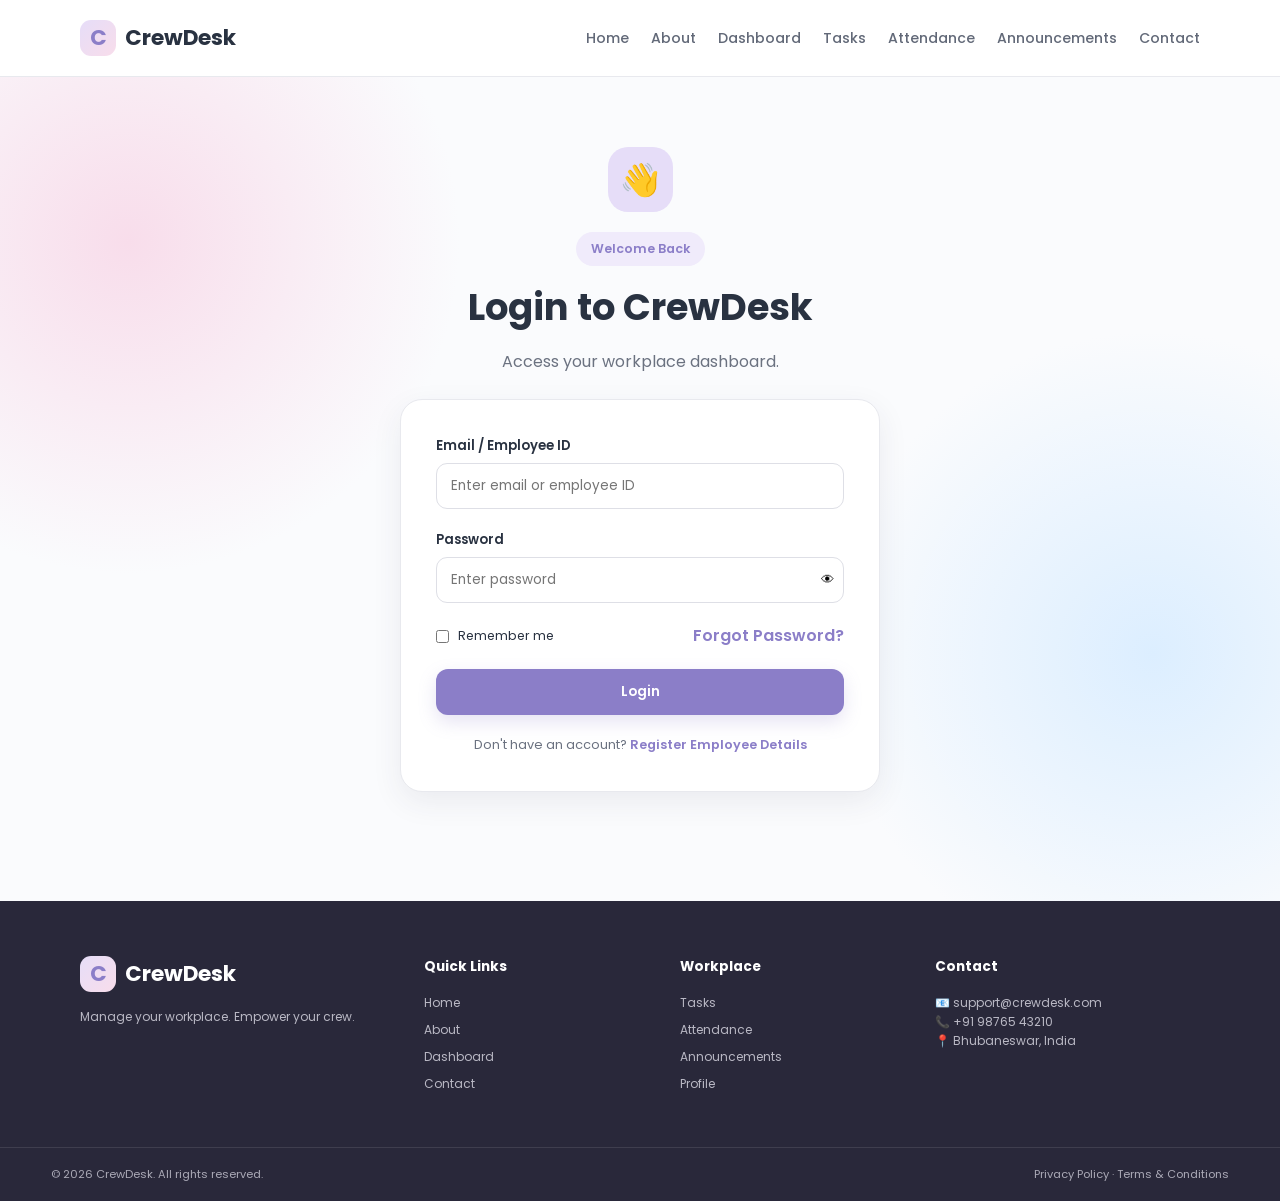
<file: profile.html>
<!DOCTYPE html>
<html lang="en">

<head>

<meta charset="UTF-8">
<meta name="viewport" content="width=device-width, initial-scale=1.0">

<title>Profile | CrewDesk</title>

<link href="https://fonts.googleapis.com/css2?family=Poppins:wght@300;400;500;600;700&display=swap" rel="stylesheet">

<link rel="stylesheet" href="style.css">

</head>

<body>

<header class="header">

<nav class="navbar container">

<a href="index.html" class="logo">
<span class="logo-icon">C</span>
CrewDesk
</a>

<button class="menu-toggle" id="menuToggle">☰</button>

<ul class="nav-links" id="navLinks">

<li><a href="index.html">Home</a></li>
<li><a href="about.html">About</a></li>
<li><a href="dashboard.html">Dashboard</a></li>
<li><a href="tasks.html">Tasks</a></li>
<li><a href="attendance.html">Attendance</a></li>
<li><a href="announcements.html">Announcements</a></li>
<li><a href="contact.html">Contact</a></li>

</ul>

</nav>

</header>


<main>

<section class="dashboard-page">

<div class="container">

<div class="dashboard-heading">

<div>

<span class="badge">My Account</span>

<h1>My Profile 👤</h1>

<p>View and manage your employee information.</p>

</div>

</div>


<div class="profile-layout">


<div class="profile-card">

<div class="profile-avatar">
A
</div>

<h2>Arpita</h2>

<p>Software Intern</p>

<span class="status completed">Active</span>

<div class="profile-divider"></div>

<div class="profile-detail">
<span>Employee ID</span>
<strong>CD1024</strong>
</div>

<div class="profile-detail">
<span>Department</span>
<strong>Development</strong>
</div>

<div class="profile-detail">
<span>Joining Date</span>
<strong>12 June 2026</strong>
</div>

</div>


<div class="dashboard-panel">

<div class="panel-heading">

<h2>Personal Information</h2>

<button class="btn btn-outline" id="editProfile">
Edit Profile
</button>

</div>


<form class="main-form">

<div class="form-row">

<div class="form-group">

<label>Full Name</label>

<input type="text" value="Arpita" disabled>

</div>


<div class="form-group">

<label>Email</label>

<input type="email" value="arpita@example.com" disabled>

</div>

</div>


<div class="form-row">

<div class="form-group">

<label>Phone</label>

<input type="tel" value="+91 98765 43210" disabled>

</div>


<div class="form-group">

<label>Department</label>

<input type="text" value="Development" disabled>

</div>

</div>


<div class="form-group">

<label>About</label>

<textarea rows="4" disabled>
Creative and enthusiastic team member interested in technology, development and new ideas.
</textarea>

</div>

<button type="button" class="btn btn-primary" id="saveProfile" style="display:none;">
Save Changes
</button>

</form>

</div>

</div>

</div>

</section>

</main>


<footer class="footer">

    <div class="container footer-grid">

        <div>
            <a href="index.html" class="logo footer-logo">
                <span class="logo-icon">C</span>
                CrewDesk
            </a>

            <p>
                Manage your workplace. Empower your crew.
            </p>
        </div>

        <div>
            <h4>Quick Links</h4>
            <a href="index.html">Home</a>
            <a href="about.html">About</a>
            <a href="dashboard.html">Dashboard</a>
            <a href="contact.html">Contact</a>
        </div>

        <div>
            <h4>Workplace</h4>
            <a href="tasks.html">Tasks</a>
            <a href="attendance.html">Attendance</a>
            <a href="announcements.html">Announcements</a>
            <a href="profile.html">Profile</a>
        </div>

        <div>
            <h4>Contact</h4>
            <p>📧 support@crewdesk.com</p>
            <p>📞 +91 98765 43210</p>
            <p>📍 Bhubaneswar, India</p>
        </div>

    </div>

    <div class="footer-bottom">
        <p>© 2026 CrewDesk. All rights reserved.</p>
        <p>Privacy Policy · Terms & Conditions</p>
    </div>

</footer>

<script src="script.js"></script>

</body>
</html>
</file>
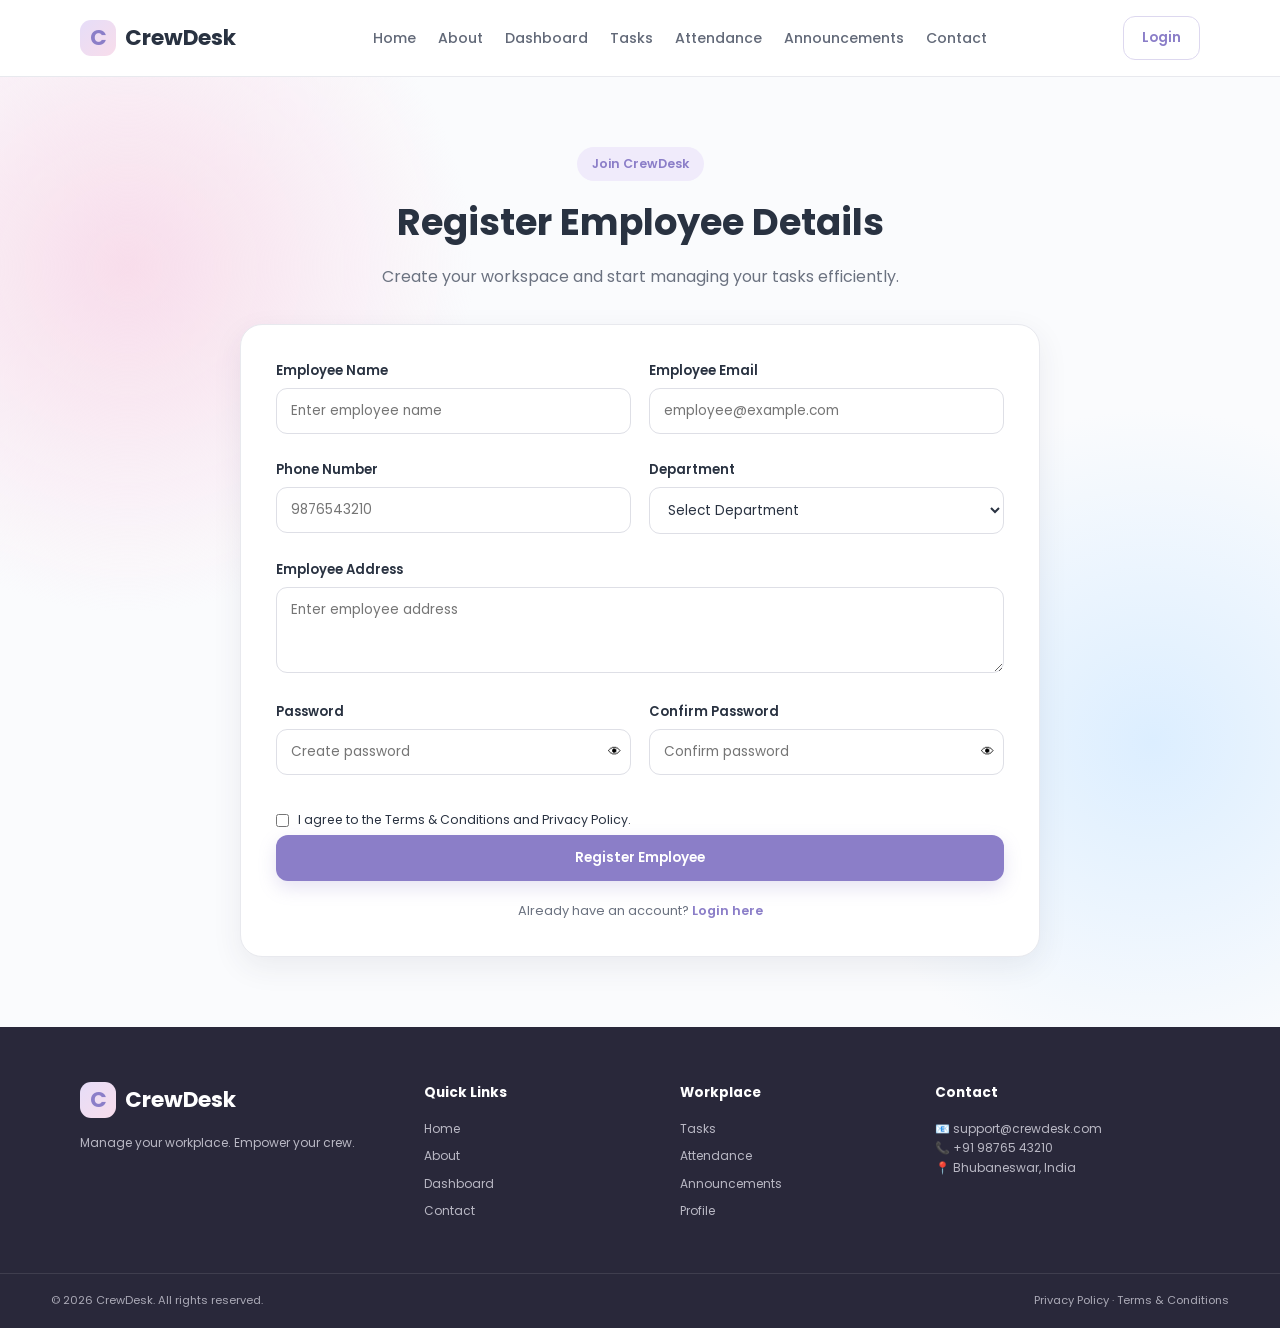
<file: register.html>
<!DOCTYPE html>
<html lang="en">
<head>

<meta charset="UTF-8">
<meta name="viewport" content="width=device-width, initial-scale=1.0">

<title>Register Company | CrewDesk</title>

<link rel="preconnect" href="https://fonts.googleapis.com">
<link rel="preconnect" href="https://fonts.gstatic.com" crossorigin>

<link href="https://fonts.googleapis.com/css2?family=Poppins:wght@300;400;500;600;700&display=swap" rel="stylesheet">

<link rel="stylesheet" href="style.css">

</head>

<body>

<header class="header">

<nav class="navbar container">

<a href="index.html" class="logo">
<span class="logo-icon">C</span>
CrewDesk
</a>

<button class="menu-toggle" id="menuToggle">☰</button>

<ul class="nav-links" id="navLinks">

<li><a href="index.html">Home</a></li>
<li><a href="about.html">About</a></li>
<li><a href="dashboard.html">Dashboard</a></li>
<li><a href="tasks.html">Tasks</a></li>
<li><a href="attendance.html">Attendance</a></li>
<li><a href="announcements.html">Announcements</a></li>
<li><a href="contact.html">Contact</a></li>

</ul>

<div class="nav-buttons">
<a href="login.html" class="btn btn-outline">Login</a>
</div>

</nav>

</header>


<main>

<section class="form-page">

<div class="form-container">

<div class="form-heading">

<span class="badge">Join CrewDesk</span>

<h1>Register Employee Details</h1>

<p>
Create your workspace and start managing
your tasks efficiently.
</p>

</div>


<form id="registrationForm" class="main-form">

<div class="form-row">

<div class="form-group">

<label for="adminName">Employee Name</label>

<input type="text" id="adminName" placeholder="Enter employee name">

<small class="error"></small>

</div>

<div class="form-group">
<label for="companyEmail">Employee Email</label>
<input type="email" id="companyEmail" placeholder="employee@example.com">
<small class="error"></small>
</div>

</div>


<div class="form-row">

<div class="form-group">
<label for="phone">Phone Number</label>
<input type="tel" id="phone" placeholder="9876543210">
<small class="error"></small>
</div>

<div class="form-group">

<label for="industry">Department</label>

<select id="industry">

<option value="">Select Department</option>
<option>Information Technology</option>
<option>Finance</option>
<option>HR</option>
<option>Sales</option>
<option>Marketing</option>
<option>Operations</option>
<option>Other</option>

</select>

<small class="error"></small>

</div>

</div>





<div class="form-group">

<label for="address">Employee Address</label>

<textarea id="address" rows="3" placeholder="Enter employee address"></textarea>

<small class="error"></small>

</div>


<div class="form-row">

<div class="form-group">

<label for="password">Password</label>

<div class="password-box">

<input type="password" id="password" placeholder="Create password">

<button type="button" class="show-password" data-target="password">👁</button>

</div>

<small class="error"></small>

</div>


<div class="form-group">

<label for="confirmPassword">Confirm Password</label>

<div class="password-box">

<input type="password" id="confirmPassword" placeholder="Confirm password">

<button type="button" class="show-password" data-target="confirmPassword">👁</button>

</div>

<small class="error"></small>

</div>

</div>


<label class="checkbox">

<input type="checkbox" id="terms">

<span>
I agree to the Terms & Conditions and Privacy Policy.
</span>

</label>

<small class="error terms-error"></small>


<button type="submit" class="btn btn-primary btn-large full-btn">
Register Employee
</button>


<p class="form-bottom">
Already have an account?
<a href="login.html">Login here</a>
</p>

</form>

</div>

</section>

</main>


<footer class="footer">

    <div class="container footer-grid">

        <div>
            <a href="index.html" class="logo footer-logo">
                <span class="logo-icon">C</span>
                CrewDesk
            </a>

            <p>
                Manage your workplace. Empower your crew.
            </p>
        </div>

        <div>
            <h4>Quick Links</h4>
            <a href="index.html">Home</a>
            <a href="about.html">About</a>
            <a href="dashboard.html">Dashboard</a>
            <a href="contact.html">Contact</a>
        </div>

        <div>
            <h4>Workplace</h4>
            <a href="tasks.html">Tasks</a>
            <a href="attendance.html">Attendance</a>
            <a href="announcements.html">Announcements</a>
            <a href="profile.html">Profile</a>
        </div>

        <div>
            <h4>Contact</h4>
            <p>📧 support@crewdesk.com</p>
            <p>📞 +91 98765 43210</p>
            <p>📍 Bhubaneswar, India</p>
        </div>

    </div>

    <div class="footer-bottom">
        <p>© 2026 CrewDesk. All rights reserved.</p>
        <p>Privacy Policy · Terms & Conditions</p>
    </div>

</footer>


<script src="script.js"></script>

</body>
</html>
</file>
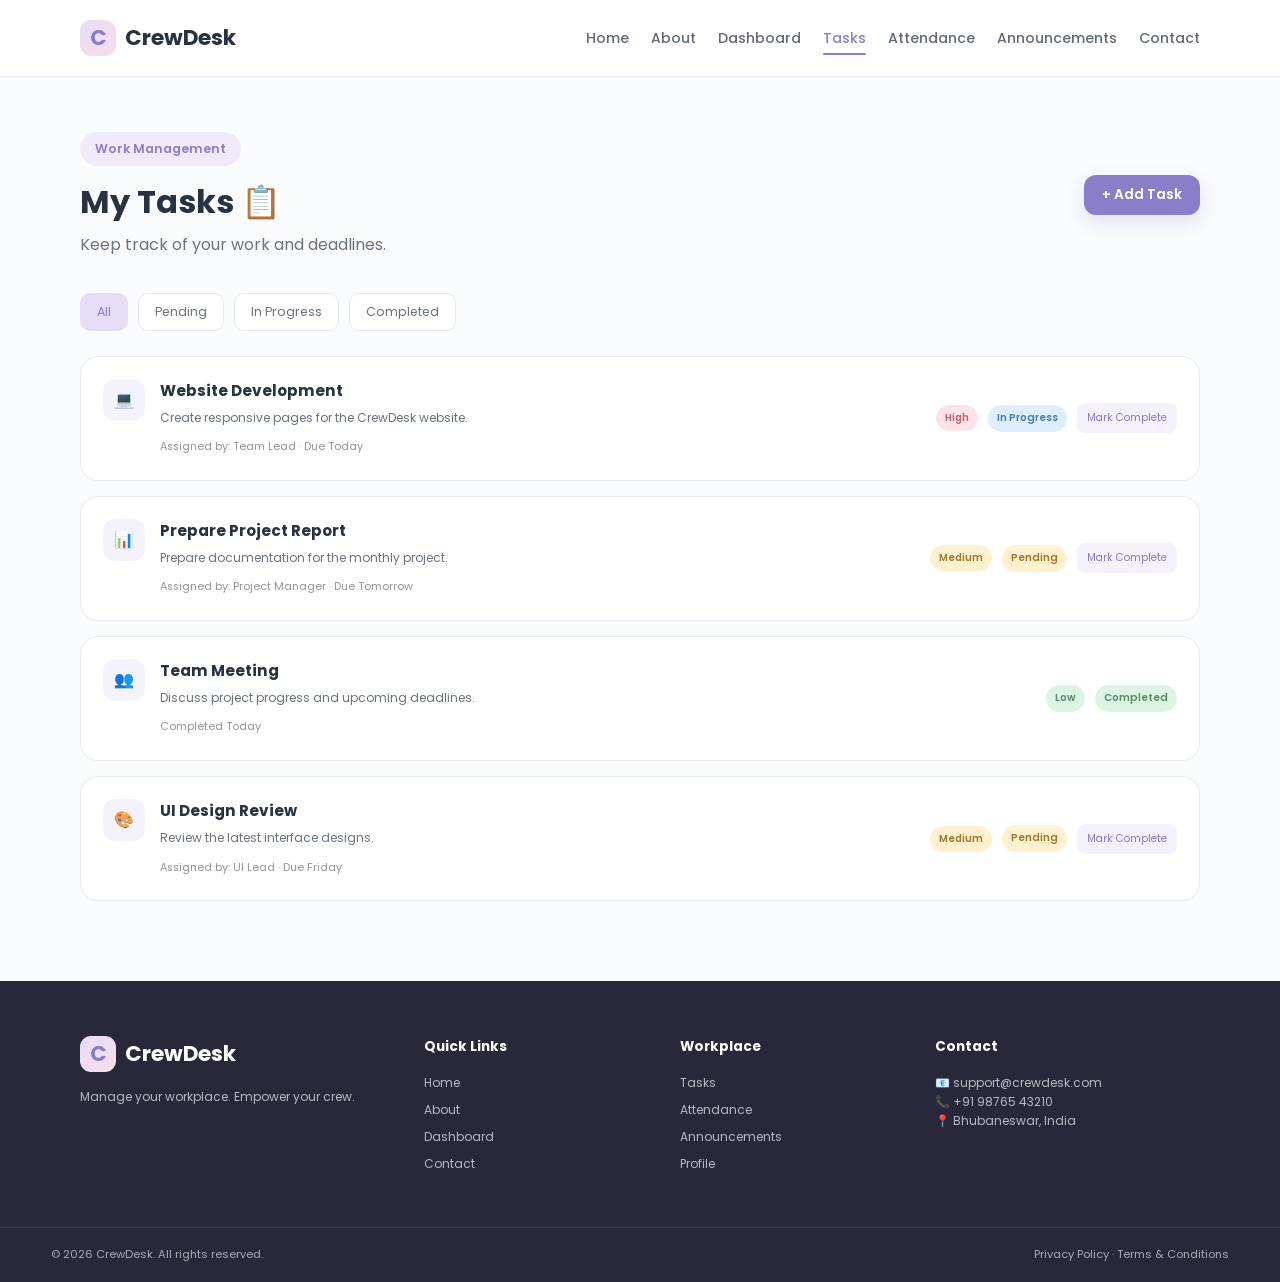
<file: tasks.html>
<!DOCTYPE html>
<html lang="en">

<head>

<meta charset="UTF-8">
<meta name="viewport" content="width=device-width, initial-scale=1.0">

<title>Tasks | CrewDesk</title>

<link href="https://fonts.googleapis.com/css2?family=Poppins:wght@300;400;500;600;700&display=swap" rel="stylesheet">

<link rel="stylesheet" href="style.css">

</head>

<body>

<header class="header">

<nav class="navbar container">

<a href="index.html" class="logo">
<span class="logo-icon">C</span>
CrewDesk
</a>

<button class="menu-toggle" id="menuToggle">☰</button>

<ul class="nav-links" id="navLinks">

<li><a href="index.html">Home</a></li>
<li><a href="about.html">About</a></li>
<li><a href="dashboard.html">Dashboard</a></li>
<li><a href="tasks.html" class="active">Tasks</a></li>
<li><a href="attendance.html">Attendance</a></li>
<li><a href="announcements.html">Announcements</a></li>
<li><a href="contact.html">Contact</a></li>

</ul>

</nav>

</header>


<main>

<section class="dashboard-page">

<div class="container">

<div class="dashboard-heading">

<div>

<span class="badge">Work Management</span>

<h1>My Tasks 📋</h1>

<p>Keep track of your work and deadlines.</p>

</div>

<button class="btn btn-primary" id="addTaskBtn">
+ Add Task
</button>

</div>


<div class="task-filters">

<button class="filter-btn active" data-filter="all">All</button>
<button class="filter-btn" data-filter="pending">Pending</button>
<button class="filter-btn" data-filter="progress">In Progress</button>
<button class="filter-btn" data-filter="completed">Completed</button>

</div>


<div class="tasks-list">


<article class="large-task" data-status="progress">

<div class="task-left">

<div class="task-icon">💻</div>

<div>

<h3>Website Development</h3>

<p>
Create responsive pages for the CrewDesk website.
</p>

<small>Assigned by: Team Lead · Due Today</small>

</div>

</div>

<div class="task-right">

<span class="priority high">High</span>

<span class="status progress">In Progress</span>

<button class="complete-task">Mark Complete</button>

</div>

</article>


<article class="large-task" data-status="pending">

<div class="task-left">

<div class="task-icon">📊</div>

<div>

<h3>Prepare Project Report</h3>

<p>
Prepare documentation for the monthly project.
</p>

<small>Assigned by: Project Manager · Due Tomorrow</small>

</div>

</div>

<div class="task-right">

<span class="priority medium">Medium</span>

<span class="status pending">Pending</span>

<button class="complete-task">Mark Complete</button>

</div>

</article>


<article class="large-task" data-status="completed">

<div class="task-left">

<div class="task-icon">👥</div>

<div>

<h3>Team Meeting</h3>

<p>
Discuss project progress and upcoming deadlines.
</p>

<small>Completed Today</small>

</div>

</div>

<div class="task-right">

<span class="priority low">Low</span>

<span class="status completed">Completed</span>

</div>

</article>


<article class="large-task" data-status="pending">

<div class="task-left">

<div class="task-icon">🎨</div>

<div>

<h3>UI Design Review</h3>

<p>
Review the latest interface designs.
</p>

<small>Assigned by: UI Lead · Due Friday</small>

</div>

</div>

<div class="task-right">

<span class="priority medium">Medium</span>

<span class="status pending">Pending</span>

<button class="complete-task">Mark Complete</button>

</div>

</article>


</div>

</div>

</section>

</main>


<footer class="footer">

    <div class="container footer-grid">

        <div>
            <a href="index.html" class="logo footer-logo">
                <span class="logo-icon">C</span>
                CrewDesk
            </a>

            <p>
                Manage your workplace. Empower your crew.
            </p>
        </div>

        <div>
            <h4>Quick Links</h4>
            <a href="index.html">Home</a>
            <a href="about.html">About</a>
            <a href="dashboard.html">Dashboard</a>
            <a href="contact.html">Contact</a>
        </div>

        <div>
            <h4>Workplace</h4>
            <a href="tasks.html">Tasks</a>
            <a href="attendance.html">Attendance</a>
            <a href="announcements.html">Announcements</a>
            <a href="profile.html">Profile</a>
        </div>

        <div>
            <h4>Contact</h4>
            <p>📧 support@crewdesk.com</p>
            <p>📞 +91 98765 43210</p>
            <p>📍 Bhubaneswar, India</p>
        </div>

    </div>

    <div class="footer-bottom">
        <p>© 2026 CrewDesk. All rights reserved.</p>
        <p>Privacy Policy · Terms & Conditions</p>
    </div>

</footer>

<script src="script.js"></script>

</body>
</html>
</file>
<file: style.css>
/* ================================
   CREWDESK - MAIN STYLESHEET
================================ */


/* ---------- RESET ---------- */

* {
    margin: 0;
    padding: 0;
    box-sizing: border-box;
}

html {
    scroll-behavior: smooth;
}

body {
    font-family: 'Poppins', sans-serif;
    background: #fafbfd;
    color: #293241;
    line-height: 1.6;
}

a {
    text-decoration: none;
    color: inherit;
}

button,
input,
textarea,
select {
    font-family: inherit;
}

button {
    cursor: pointer;
}

img {
    max-width: 100%;
}


/* ---------- VARIABLES ---------- */

:root {

    --pink: #f8ddeb;
    --pink-dark: #d989ae;

    --purple: #e6ddf8;
    --purple-dark: #8b7ec8;

    --blue: #dceeff;
    --blue-dark: #659bd3;

    --green: #ddf3e4;
    --green-dark: #68a982;

    --yellow: #fff1cf;

    --dark: #293241;
    --gray: #6b7280;
    --light-gray: #f2f4f7;
    --white: #ffffff;

    --border: #e8e9ee;

    --shadow: 0 10px 30px rgba(50, 50, 80, 0.08);

    --radius: 18px;
}


/* ---------- COMMON ---------- */

.container {
    width: min(1120px, 92%);
    margin: auto;
}

.section {
    padding: 90px 0;
}

.soft-section {
    background: #f7f5fb;
}

.section-heading {
    text-align: center;
    max-width: 650px;
    margin: 0 auto 50px;
}

.section-heading h2 {
    font-size: 2.3rem;
    margin: 12px 0;
}

.section-heading p {
    color: var(--gray);
}

.badge {
    display: inline-block;
    background: #f0ebfb;
    color: var(--purple-dark);
    padding: 7px 15px;
    border-radius: 30px;
    font-size: 0.78rem;
    font-weight: 600;
}


/* ---------- HEADER ---------- */

.header {
    background: rgba(255, 255, 255, 0.94);
    border-bottom: 1px solid var(--border);
    position: sticky;
    top: 0;
    z-index: 1000;
    backdrop-filter: blur(12px);
}

.navbar {
    min-height: 76px;
    display: flex;
    align-items: center;
    justify-content: space-between;
    gap: 20px;
}

.logo {
    display: flex;
    align-items: center;
    gap: 9px;
    font-size: 1.35rem;
    font-weight: 700;
    color: var(--dark);
    white-space: nowrap;
}

.logo-icon {
    width: 36px;
    height: 36px;
    border-radius: 11px;
    background: linear-gradient(135deg, #e6ddf8, #f8ddeb);
    display: grid;
    place-items: center;
    color: var(--purple-dark);
    font-weight: 700;
}

.nav-links {
    display: flex;
    list-style: none;
    gap: 22px;
}

.nav-links a {
    color: #626978;
    font-size: 0.88rem;
    font-weight: 500;
    position: relative;
}

.nav-links a:hover,
.nav-links a.active {
    color: var(--purple-dark);
}

.nav-links a.active::after {
    content: "";
    position: absolute;
    height: 2px;
    background: var(--purple-dark);
    bottom: -7px;
    left: 0;
    right: 0;
    border-radius: 10px;
}

.nav-buttons {
    display: flex;
    gap: 10px;
    align-items: center;
}

.btn {
    border: none;
    border-radius: 12px;
    padding: 10px 18px;
    font-size: 0.85rem;
    font-weight: 600;
    display: inline-flex;
    align-items: center;
    justify-content: center;
    gap: 7px;
    transition: all 0.3s ease;
}

.btn-primary {
    background: #8b7ec8;
    color: white;
    box-shadow: 0 7px 18px rgba(139, 126, 200, 0.22);
}

.btn-primary:hover {
    transform: translateY(-3px);
    box-shadow: 0 12px 25px rgba(139, 126, 200, 0.3);
}

.btn-outline {
    border: 1px solid #ddd8ef;
    background: white;
    color: var(--purple-dark);
}

.btn-outline:hover {
    background: #f5f1fc;
}

.btn-light {
    background: white;
    border: 1px solid var(--border);
    color: var(--dark);
}

.btn-light:hover {
    transform: translateY(-3px);
}

.btn-large {
    padding: 13px 23px;
}

.full-btn {
    width: 100%;
}

.menu-toggle {
    display: none;
    border: none;
    background: transparent;
    font-size: 1.6rem;
    color: var(--dark);
}

.profile-mini {
    width: 38px;
    height: 38px;
    border-radius: 50%;
    background: var(--pink);
    display: grid;
    place-items: center;
    color: #a35e80;
    font-weight: 600;
}


/* ---------- HERO ---------- */

.hero {
    padding: 85px 0 100px;
    background:
        radial-gradient(circle at 10% 20%, #f8ddeb 0, transparent 25%),
        radial-gradient(circle at 90% 30%, #dceeff 0, transparent 25%),
        #fafbfd;
}

.hero-content {
    display: grid;
    grid-template-columns: 1.05fr 0.95fr;
    align-items: center;
    gap: 70px;
}

.hero-text h1 {
    font-size: clamp(2.5rem, 5vw, 4.2rem);
    line-height: 1.15;
    margin: 20px 0;
    letter-spacing: -2px;
}

.hero-text h1 span {
    display: block;
    color: var(--purple-dark);
}

.hero-text p {
    color: var(--gray);
    max-width: 600px;
    font-size: 1rem;
}

.hero-buttons {
    display: flex;
    gap: 12px;
    margin-top: 30px;
}

.hero-stats {
    display: flex;
    gap: 35px;
    margin-top: 40px;
}

.hero-stats div {
    display: flex;
    flex-direction: column;
}

.hero-stats strong {
    font-size: 1.3rem;
}

.hero-stats span {
    color: var(--gray);
    font-size: 0.75rem;
}


/* ---------- DASHBOARD PREVIEW ---------- */

.hero-dashboard {
    position: relative;
    padding: 20px;
}

.dashboard-preview {
    background: white;
    border-radius: 25px;
    padding: 25px;
    box-shadow: 0 25px 60px rgba(80, 70, 120, 0.14);
    border: 1px solid #eeeeF3;
    animation: float 4s ease-in-out infinite;
}

.preview-header {
    display: flex;
    justify-content: space-between;
    align-items: center;
    margin-bottom: 25px;
}

.preview-header small {
    color: var(--gray);
}

.preview-header h3 {
    font-size: 1rem;
}

.profile-circle {
    width: 40px;
    height: 40px;
    background: var(--pink);
    border-radius: 50%;
    display: grid;
    place-items: center;
}

.preview-cards {
    display: grid;
    grid-template-columns: repeat(2, 1fr);
    gap: 12px;
}

.mini-card {
    border-radius: 15px;
    padding: 15px;
    display: flex;
    flex-direction: column;
}

.mini-card span {
    font-size: 1.3rem;
}

.mini-card small {
    color: var(--gray);
    margin-top: 5px;
}

.mini-card strong {
    font-size: 1.3rem;
}

.pink {
    background: var(--pink);
}

.blue {
    background: var(--blue);
}

.green {
    background: var(--green);
}

.purple {
    background: var(--purple);
}

.preview-task {
    display: flex;
    justify-content: space-between;
    align-items: center;
    margin-top: 20px;
    padding: 15px;
    background: #fafafa;
    border-radius: 14px;
}

.preview-task small,
.preview-task strong {
    display: block;
}

.preview-task small {
    color: var(--gray);
    font-size: 0.7rem;
}

.preview-task strong {
    font-size: 0.85rem;
}

.progress-bar {
    height: 7px;
    background: #eeeef3;
    border-radius: 20px;
    margin-top: 12px;
    overflow: hidden;
}

.progress-bar span {
    display: block;
    width: 72%;
    height: 100%;
    background: var(--purple-dark);
    border-radius: inherit;
}

.floating-card {
    position: absolute;
    background: white;
    padding: 12px 16px;
    border-radius: 12px;
    box-shadow: var(--shadow);
    font-size: 0.72rem;
    font-weight: 600;
    z-index: 2;
}

.card-one {
    top: 0;
    right: -10px;
}

.card-two {
    bottom: 10px;
    left: -20px;
}

@keyframes float {

    0%, 100% {
        transform: translateY(0);
    }

    50% {
        transform: translateY(-8px);
    }

}


/* ---------- FEATURES ---------- */

.feature-grid {
    display: grid;
    grid-template-columns: repeat(4, 1fr);
    gap: 20px;
}

.feature-card {
    background: white;
    padding: 28px;
    border: 1px solid var(--border);
    border-radius: var(--radius);
    box-shadow: 0 5px 20px rgba(30, 30, 60, 0.03);
    transition: 0.35s ease;
}

.feature-card:hover {
    transform: translateY(-8px);
    box-shadow: var(--shadow);
}

.feature-icon,
.announcement-icon,
.contact-icon {
    width: 50px;
    height: 50px;
    border-radius: 14px;
    display: grid;
    place-items: center;
    font-size: 1.4rem;
}

.feature-card h3 {
    margin: 18px 0 8px;
}

.feature-card p {
    color: var(--gray);
    font-size: 0.85rem;
    margin-bottom: 20px;
}

.feature-card a {
    color: var(--purple-dark);
    font-size: 0.82rem;
    font-weight: 600;
}


/* ---------- BACKGROUNDS ---------- */

.pink-bg {
    background: var(--pink);
}

.blue-bg {
    background: var(--blue);
}

.green-bg {
    background: var(--green);
}

.purple-bg {
    background: var(--purple);
}


/* ---------- CTA ---------- */

.cta-section {
    padding: 70px 0;
    background: #f0ebfb;
}

.cta-content {
    display: flex;
    align-items: center;
    justify-content: space-between;
    gap: 30px;
}

.cta-content h2 {
    font-size: 2rem;
    margin: 10px 0;
}

.cta-content p {
    color: var(--gray);
}


/* ---------- PAGE HERO ---------- */

.page-hero {
    padding: 80px 0;
    text-align: center;
    background:
        radial-gradient(circle at 20% 30%, #f8ddeb, transparent 25%),
        radial-gradient(circle at 80% 30%, #dceeff, transparent 25%);
}

.page-hero h1 {
    font-size: 3rem;
    margin: 15px 0;
}

.page-hero p {
    max-width: 600px;
    margin: auto;
    color: var(--gray);
}


/* ---------- ABOUT ---------- */

.about-grid {
    display: grid;
    grid-template-columns: 1.2fr 0.8fr;
    gap: 70px;
    align-items: center;
}

.about-text h2 {
    font-size: 2.3rem;
    margin: 15px 0 20px;
}

.about-text p {
    color: var(--gray);
    margin: 12px 0;
}

.about-card {
    background: white;
    padding: 45px;
    border-radius: 25px;
    text-align: center;
    box-shadow: var(--shadow);
    border: 1px solid var(--border);
}

.about-big-icon {
    font-size: 4rem;
    margin-bottom: 20px;
}

.about-card p {
    color: var(--gray);
}

.about-stat {
    margin-top: 30px;
    padding-top: 20px;
    border-top: 1px solid var(--border);
    display: flex;
    justify-content: space-between;
}

.about-stat strong {
    font-size: 1.5rem;
}

.about-stat span {
    color: var(--gray);
}

.steps {
    display: grid;
    grid-template-columns: repeat(4, 1fr);
    gap: 20px;
}

.step {
    background: white;
    padding: 25px;
    border-radius: 18px;
    border: 1px solid var(--border);
}

.step > span {
    width: 42px;
    height: 42px;
    display: grid;
    place-items: center;
    border-radius: 50%;
    background: var(--purple);
    color: var(--purple-dark);
    font-weight: 700;
}

.step h3 {
    margin: 18px 0 8px;
}

.step p {
    color: var(--gray);
    font-size: 0.85rem;
}


/* ---------- FORMS ---------- */

.form-page {
    min-height: calc(100vh - 76px);
    padding: 70px 0;
    background:
        radial-gradient(circle at 10% 20%, #f8ddeb, transparent 25%),
        radial-gradient(circle at 90% 70%, #dceeff, transparent 25%);
}

.form-container {
    width: min(800px, 92%);
    margin: auto;
}

.form-heading {
    text-align: center;
    margin-bottom: 35px;
}

.form-heading h1,
.login-card h1 {
    font-size: 2.3rem;
    margin: 12px 0;
}

.form-heading p,
.login-card > p {
    color: var(--gray);
}

.main-form {
    background: white;
    padding: 35px;
    border-radius: 22px;
    border: 1px solid var(--border);
    box-shadow: var(--shadow);
}

.form-row {
    display: grid;
    grid-template-columns: 1fr 1fr;
    gap: 18px;
}

.form-group {
    margin-bottom: 20px;
}

.form-group label {
    display: block;
    font-size: 0.82rem;
    font-weight: 600;
    margin-bottom: 7px;
}

.form-group input,
.form-group textarea,
.form-group select {
    width: 100%;
    border: 1px solid #dedfe6;
    border-radius: 11px;
    padding: 12px 14px;
    outline: none;
    font-size: 0.85rem;
    background: white;
    color: var(--dark);
}

.form-group textarea {
    resize: vertical;
}

.form-group input:focus,
.form-group textarea:focus,
.form-group select:focus {
    border-color: var(--purple-dark);
    box-shadow: 0 0 0 3px #eeeafb;
}

.password-box {
    position: relative;
}

.password-box input {
    padding-right: 45px;
}

.show-password {
    position: absolute;
    right: 10px;
    top: 50%;
    transform: translateY(-50%);
    border: none;
    background: transparent;
}

.error {
    color: #d9536a;
    font-size: 0.72rem;
    display: block;
    margin-top: 5px;
}

.checkbox {
    display: flex;
    align-items: center;
    gap: 9px;
    font-size: 0.78rem;
    margin: 10px 0 5px;
}

.checkbox input {
    accent-color: var(--purple-dark);
}

.form-bottom {
    text-align: center;
    font-size: 0.8rem;
    margin-top: 20px;
    color: var(--gray);
}

.form-bottom a,
.login-options a {
    color: var(--purple-dark);
    font-weight: 600;
}


/* ---------- LOGIN ---------- */

.login-card {
    width: min(480px, 92%);
    margin: auto;
    text-align: center;
}

.login-icon {
    width: 65px;
    height: 65px;
    background: var(--purple);
    border-radius: 20px;
    display: grid;
    place-items: center;
    font-size: 2rem;
    margin: 0 auto 20px;
}

.login-card .main-form {
    margin-top: 25px;
    text-align: left;
}

.login-options {
    display: flex;
    justify-content: space-between;
    align-items: center;
    margin-bottom: 20px;
}

.login-options .checkbox {
    margin: 0;
}


/* ---------- DASHBOARD ---------- */

.dashboard-page {
    padding: 55px 0 80px;
}

.dashboard-heading {
    display: flex;
    align-items: center;
    justify-content: space-between;
    gap: 20px;
    margin-bottom: 35px;
}

.dashboard-heading h1 {
    font-size: 2rem;
    margin: 10px 0 5px;
}

.dashboard-heading p {
    color: var(--gray);
}

.date-box {
    background: white;
    padding: 12px 17px;
    border: 1px solid var(--border);
    border-radius: 12px;
    font-size: 0.8rem;
}

.stats-grid {
    display: grid;
    grid-template-columns: repeat(4, 1fr);
    gap: 18px;
    margin-bottom: 25px;
}

.stat-card {
    padding: 22px;
    border-radius: 18px;
    display: flex;
    gap: 16px;
    align-items: center;
    transition: 0.3s;
}

.stat-card:hover {
    transform: translateY(-4px);
}

.pink-card {
    background: var(--pink);
}

.blue-card {
    background: var(--blue);
}

.green-card {
    background: var(--green);
}

.purple-card {
    background: var(--purple);
}

.stat-icon {
    width: 48px;
    height: 48px;
    background: rgba(255,255,255,0.6);
    border-radius: 14px;
    display: grid;
    place-items: center;
    font-size: 1.3rem;
}

.stat-card span,
.stat-card strong {
    display: block;
}

.stat-card span {
    font-size: 0.75rem;
    color: var(--gray);
}

.stat-card strong {
    font-size: 1.4rem;
}

.dashboard-grid {
    display: grid;
    grid-template-columns: 1.3fr 0.7fr;
    gap: 20px;
    margin-bottom: 20px;
}

.dashboard-panel {
    background: white;
    border: 1px solid var(--border);
    border-radius: 18px;
    padding: 25px;
    box-shadow: 0 5px 20px rgba(30,30,60,0.03);
}

.panel-heading {
    display: flex;
    justify-content: space-between;
    align-items: center;
    margin-bottom: 20px;
}

.panel-heading h2 {
    font-size: 1.1rem;
}

.panel-heading a {
    font-size: 0.78rem;
    color: var(--purple-dark);
    font-weight: 600;
}

.task-item {
    display: flex;
    align-items: center;
    gap: 13px;
    padding: 15px 0;
    border-bottom: 1px solid #f0f0f3;
}

.task-item:last-child {
    border-bottom: none;
}

.task-icon {
    width: 42px;
    height: 42px;
    border-radius: 12px;
    background: #f4f2fa;
    display: grid;
    place-items: center;
}

.task-info {
    flex: 1;
}

.task-info strong,
.task-info span {
    display: block;
}

.task-info strong {
    font-size: 0.83rem;
}

.task-info span {
    color: var(--gray);
    font-size: 0.7rem;
}

.status {
    padding: 5px 9px;
    border-radius: 20px;
    font-size: 0.65rem;
    font-weight: 600;
    white-space: nowrap;
}

.progress {
    background: var(--blue);
    color: #497da9;
}

.pending {
    background: var(--yellow);
    color: #a3792c;
}

.completed {
    background: var(--green);
    color: #4d9167;
}

.announcement-mini {
    display: flex;
    gap: 12px;
    align-items: center;
    padding: 12px 0;
    border-bottom: 1px solid #f0f0f3;
}

.announcement-mini:last-child {
    border-bottom: none;
}

.announcement-mini > span {
    font-size: 1.3rem;
}

.announcement-mini strong {
    font-size: 0.78rem;
}

.announcement-mini p {
    font-size: 0.68rem;
    color: var(--gray);
}

.attendance-progress {
    display: flex;
    align-items: center;
    gap: 50px;
}

.attendance-circle {
    width: 130px;
    height: 130px;
    border-radius: 50%;
    background: conic-gradient(var(--purple-dark) 0 92%, #eeeef3 92% 100%);
    display: grid;
    place-items: center;
    position: relative;
}

.attendance-circle::after {
    content: "";
    position: absolute;
    width: 95px;
    height: 95px;
    background: white;
    border-radius: 50%;
}

.attendance-circle strong,
.attendance-circle span {
    position: relative;
    z-index: 1;
}

.attendance-circle strong {
    font-size: 1.3rem;
}

.attendance-circle span {
    font-size: 0.65rem;
    margin-top: 35px;
    color: var(--gray);
}

.attendance-details {
    display: flex;
    gap: 35px;
}

.attendance-details div span,
.attendance-details div strong {
    display: block;
}

.attendance-details span {
    color: var(--gray);
    font-size: 0.72rem;
}

.attendance-details strong {
    font-size: 1rem;
}


/* ---------- TASKS ---------- */

.task-filters {
    display: flex;
    gap: 10px;
    margin-bottom: 25px;
}

.filter-btn {
    border: 1px solid var(--border);
    background: white;
    padding: 9px 16px;
    border-radius: 10px;
    font-size: 0.78rem;
    color: var(--gray);
}

.filter-btn:hover,
.filter-btn.active {
    background: var(--purple);
    color: var(--purple-dark);
    border-color: transparent;
}

.tasks-list {
    display: flex;
    flex-direction: column;
    gap: 15px;
}

.large-task {
    background: white;
    border: 1px solid var(--border);
    border-radius: 18px;
    padding: 22px;
    display: flex;
    justify-content: space-between;
    gap: 20px;
    transition: 0.3s;
}

.large-task:hover {
    transform: translateY(-3px);
    box-shadow: var(--shadow);
}

.task-left {
    display: flex;
    gap: 15px;
}

.task-left h3 {
    font-size: 0.95rem;
}

.task-left p {
    color: var(--gray);
    font-size: 0.75rem;
    margin: 5px 0;
}

.task-left small {
    color: #90949d;
    font-size: 0.68rem;
}

.task-right {
    display: flex;
    align-items: center;
    gap: 10px;
}

.priority {
    padding: 5px 9px;
    border-radius: 20px;
    font-size: 0.63rem;
    font-weight: 600;
}

.high {
    background: #fde3e8;
    color: #bd6070;
}

.medium {
    background: var(--yellow);
    color: #9c792c;
}

.low {
    background: var(--green);
    color: #528967;
}

.complete-task {
    border: none;
    background: #f4f1fb;
    color: var(--purple-dark);
    padding: 7px 10px;
    border-radius: 8px;
    font-size: 0.65rem;
}


/* ---------- CALENDAR ---------- */

.calendar-days,
.calendar-dates {
    display: grid;
    grid-template-columns: repeat(7, 1fr);
    gap: 7px;
    text-align: center;
}

.calendar-days {
    margin-bottom: 10px;
}

.calendar-days span {
    color: var(--gray);
    font-size: 0.68rem;
}

.calendar-dates span {
    padding: 10px 5px;
    border-radius: 9px;
    font-size: 0.72rem;
}

.calendar-dates .present {
    background: var(--green);
}

.calendar-dates .leave {
    background: var(--purple);
}

.calendar-dates .today {
    background: var(--pink);
    font-weight: 700;
}

.calendar-dates .weekend {
    color: #aaa;
}


/* ---------- ANNOUNCEMENTS ---------- */

.announcement-grid {
    display: grid;
    grid-template-columns: repeat(2, 1fr);
    gap: 20px;
}

.announcement-card {
    background: white;
    border: 1px solid var(--border);
    border-radius: 20px;
    padding: 28px;
    transition: 0.3s;
}

.announcement-card:hover {
    transform: translateY(-6px);
    box-shadow: var(--shadow);
}

.announcement-top {
    display: flex;
    justify-content: space-between;
    align-items: center;
}

.announcement-top > span {
    font-size: 0.7rem;
    color: var(--gray);
}

.announcement-card h2 {
    margin: 20px 0 8px;
    font-size: 1.15rem;
}

.announcement-card p {
    color: var(--gray);
    font-size: 0.8rem;
    margin-bottom: 20px;
}

.announcement-card a {
    color: var(--purple-dark);
    font-size: 0.78rem;
    font-weight: 600;
}


/* ---------- PROFILE ---------- */

.profile-layout {
    display: grid;
    grid-template-columns: 0.35fr 0.65fr;
    gap: 20px;
}

.profile-card {
    background: white;
    border: 1px solid var(--border);
    border-radius: 20px;
    padding: 30px;
    text-align: center;
    height: fit-content;
}

.profile-avatar {
    width: 85px;
    height: 85px;
    border-radius: 50%;
    background: var(--pink);
    color: #a35e80;
    display: grid;
    place-items: center;
    font-size: 2rem;
    font-weight: 600;
    margin: auto;
}

.profile-card h2 {
    margin-top: 15px;
}

.profile-card > p {
    color: var(--gray);
    font-size: 0.8rem;
    margin-bottom: 12px;
}

.profile-divider {
    border-top: 1px solid var(--border);
    margin: 25px 0;
}

.profile-detail {
    display: flex;
    justify-content: space-between;
    padding: 10px 0;
    border-bottom: 1px solid #f0f0f3;
    font-size: 0.72rem;
}

.profile-detail span {
    color: var(--gray);
}


/* ---------- CONTACT ---------- */

.contact-grid {
    display: grid;
    grid-template-columns: 0.8fr 1.2fr;
    gap: 50px;
    align-items: start;
}

.contact-info h2 {
    font-size: 2rem;
    margin-bottom: 15px;
}

.contact-info > p {
    color: var(--gray);
    font-size: 0.85rem;
    margin-bottom: 30px;
}

.contact-item {
    display: flex;
    gap: 15px;
    margin: 20px 0;
    align-items: center;
}

.contact-item strong,
.contact-item span {
    display: block;
}

.contact-item strong {
    font-size: 0.82rem;
}

.contact-item span {
    color: var(--gray);
    font-size: 0.75rem;
}

.contact-form-card {
    background: white;
    border-radius: 22px;
}

.faq-section {
    background: #f7f5fb;
}

.faq {
    max-width: 750px;
    margin: auto;
}

.faq-item {
    background: white;
    border: 1px solid var(--border);
    border-radius: 13px;
    margin-bottom: 10px;
    overflow: hidden;
}

.faq-question {
    width: 100%;
    border: none;
    background: white;
    padding: 18px;
    display: flex;
    justify-content: space-between;
    font-weight: 600;
    color: var(--dark);
}

.faq-answer {
    display: none;
    padding: 0 18px 18px;
    color: var(--gray);
    font-size: 0.8rem;
}

.faq-item.open .faq-answer {
    display: block;
}


/* ---------- FOOTER ---------- */

.footer {
    background: #29283a;
    color: white;
    padding-top: 55px;
}

.footer-grid {
    display: grid;
    grid-template-columns: 1.4fr 1fr 1fr 1.2fr;
    gap: 35px;
    padding-bottom: 45px;
}

.footer-logo {
    color: white;
    margin-bottom: 15px;
}

.footer-grid > div > p {
    color: #b9b8c4;
    font-size: 0.75rem;
}

.footer-grid h4 {
    margin-bottom: 15px;
    font-size: 0.85rem;
}

.footer-grid a:not(.logo) {
    display: block;
    color: #b9b8c4;
    font-size: 0.75rem;
    margin: 8px 0;
}

.footer-grid a:hover {
    color: white;
}

.footer-bottom {
    border-top: 1px solid rgba(255,255,255,0.1);
    padding: 18px 4%;
    display: flex;
    justify-content: space-between;
    gap: 20px;
    color: #aaa9b6;
    font-size: 0.7rem;
}


/* ---------- RESPONSIVE ---------- */

@media (max-width: 1000px) {

    .nav-links {
        gap: 12px;
    }

    .feature-grid {
        grid-template-columns: repeat(2, 1fr);
    }

    .steps {
        grid-template-columns: repeat(2, 1fr);
    }

    .stats-grid {
        grid-template-columns: repeat(2, 1fr);
    }

    .hero-content {
        gap: 35px;
    }

}


@media (max-width: 800px) {

    .menu-toggle {
        display: block;
    }

    .nav-links {
        position: absolute;
        top: 76px;
        left: 0;
        right: 0;
        background: white;
        flex-direction: column;
        padding: 25px;
        border-bottom: 1px solid var(--border);
        display: none;
    }

    .nav-links.show {
        display: flex;
    }

    .nav-buttons {
        display: none;
    }

    .hero-content,
    .about-grid,
    .dashboard-grid,
    .contact-grid,
    .profile-layout {
        grid-template-columns: 1fr;
    }

    .hero {
        padding-top: 55px;
    }

    .hero-text {
        text-align: center;
    }

    .hero-text p {
        margin: auto;
    }

    .hero-buttons,
    .hero-stats {
        justify-content: center;
    }

    .dashboard-heading {
        align-items: flex-start;
        flex-direction: column;
    }

    .announcement-grid {
        grid-template-columns: 1fr;
    }

    .footer-grid {
        grid-template-columns: repeat(2, 1fr);
    }

}


@media (max-width: 600px) {

    .section {
        padding: 60px 0;
    }

    .hero-text h1 {
        font-size: 2.5rem;
    }

    .hero-buttons {
        flex-direction: column;
    }

    .hero-buttons .btn {
        width: 100%;
    }

    .hero-stats {
        gap: 20px;
    }

    .feature-grid,
    .steps,
    .stats-grid {
        grid-template-columns: 1fr;
    }

    .form-row {
        grid-template-columns: 1fr;
        gap: 0;
    }

    .main-form {
        padding: 22px;
    }

    .page-hero h1 {
        font-size: 2.3rem;
    }

    .cta-content {
        flex-direction: column;
        align-items: flex-start;
    }

    .large-task {
        flex-direction: column;
    }

    .task-right {
        flex-wrap: wrap;
    }

    .attendance-progress {
        flex-direction: column;
        align-items: flex-start;
        gap: 25px;
    }

    .attendance-details {
        flex-wrap: wrap;
        gap: 20px;
    }

    .footer-grid {
        grid-template-columns: 1fr;
    }

    .footer-bottom {
        flex-direction: column;
    }

    .floating-card {
        display: none;
    }

}
</file>
